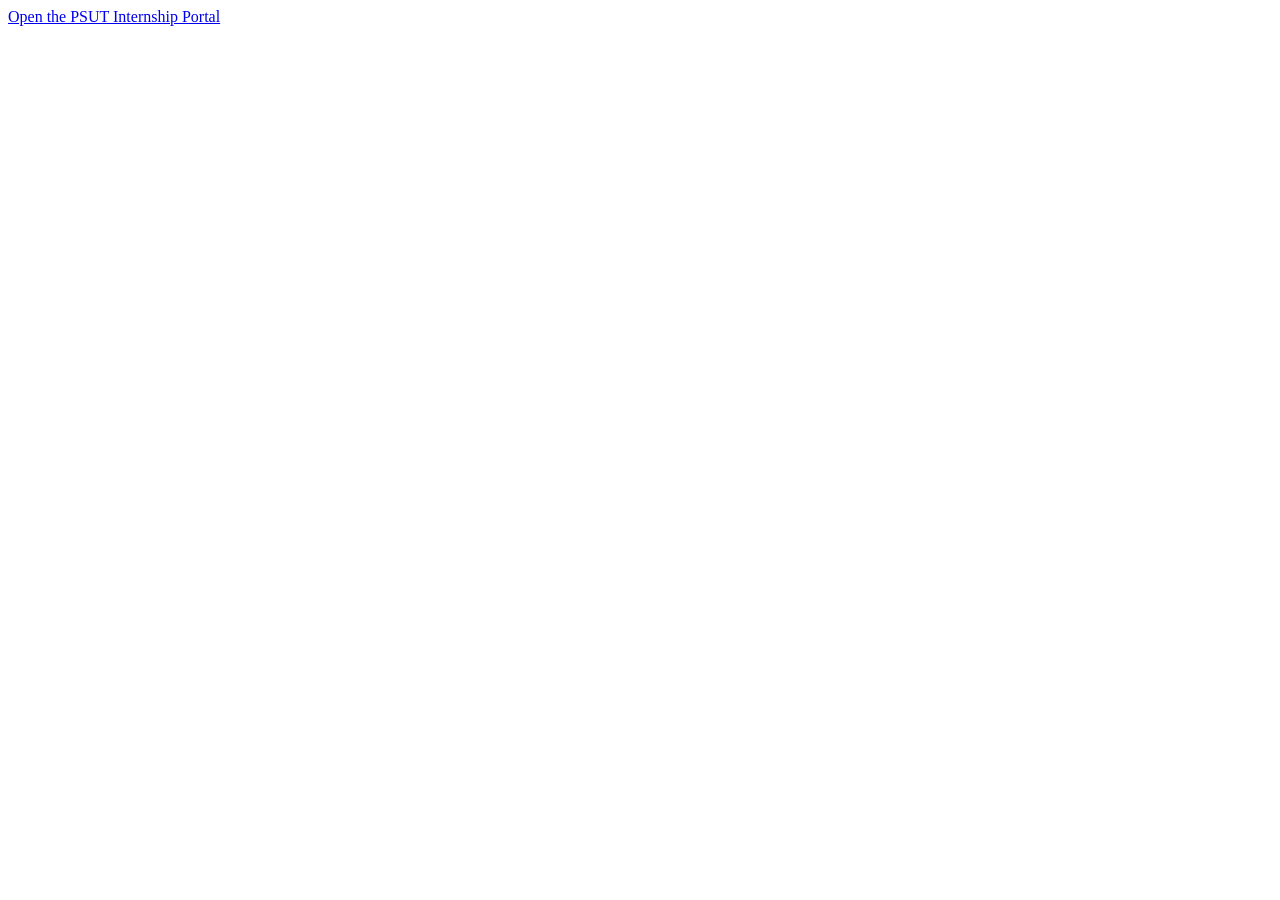
<file: .verification/admin-final-verified/index.html>
<!doctype html><html lang="en"><head><meta charset="utf-8"><meta http-equiv="refresh" content="0;url=Default.aspx"><title>PSUT Internship Portal</title></head><body><a href="Default.aspx">Open the PSUT Internship Portal</a></body></html>
</file>
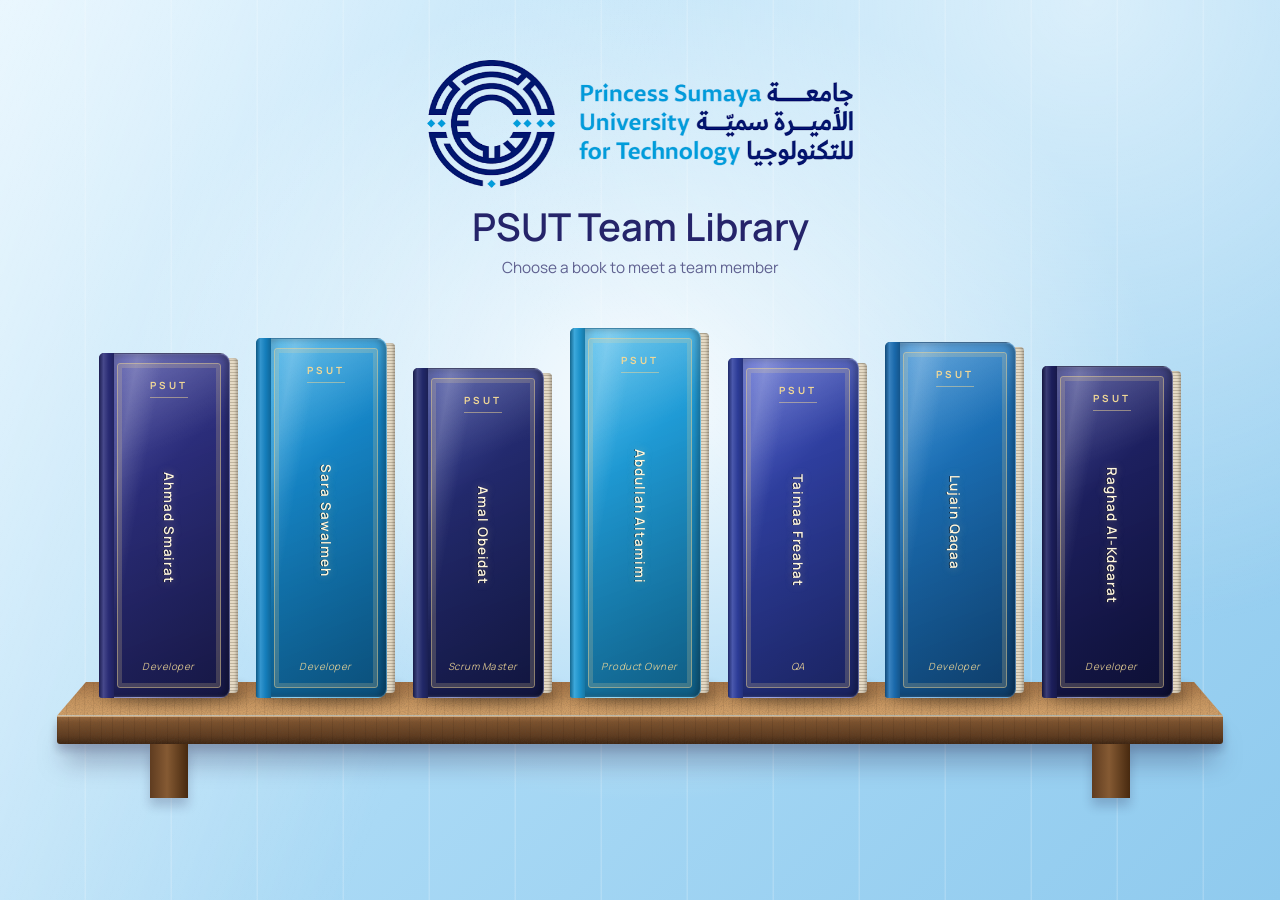
<file: PSUTInternship/PSUTInternship/Team/index.html>
<!DOCTYPE html>
<html lang="en" dir="ltr">
<head>
<meta charset="UTF-8">
<meta name="viewport" content="width=device-width, initial-scale=1.0, viewport-fit=cover">
<title>PSUT IT Team — PSUT</title>
<style>
@font-face{font-family:Manrope;src:url("../Assets/manrope-variable.ttf") format("truetype");font-weight:200 800;font-display:swap}

:root{--ink:#1d1f4a;--gold:#1a9ad6;--foil:#f1d896;--paper:#f6f1e6;
--grain:url("data:image/svg+xml,%3Csvg xmlns='http://www.w3.org/2000/svg' width='140' height='140'%3E%3Cfilter id='n'%3E%3CfeTurbulence type='fractalNoise' baseFrequency='.85' numOctaves='2' stitchTiles='stitch'/%3E%3CfeColorMatrix values='0 0 0 0 .1 0 0 0 0 .07 0 0 0 0 .04 0 0 0 .9 -.35'/%3E%3C/filter%3E%3Crect width='100%25' height='100%25' filter='url(%23n)' opacity='.5'/%3E%3C/svg%3E")}
*{box-sizing:border-box}
body{margin:0;min-height:100vh;overflow:hidden;color:var(--ink);font-family:Manrope,Arial,sans-serif;
background:radial-gradient(ellipse at 50% 44%,rgba(255,255,255,.92),transparent 57%),repeating-linear-gradient(90deg,transparent 0 84px,rgba(255,255,255,.18) 85px 86px),linear-gradient(135deg,#d9f0fd,#a9d9f5 55%,#8fcaee)}
.room-light{position:fixed;inset:0;pointer-events:none;background:linear-gradient(110deg,rgba(255,255,255,.45),transparent 42%),radial-gradient(circle at 85% 0,rgba(255,255,255,.55),transparent 45%)}
.stage{min-height:100vh;display:grid;place-items:center;padding:38px 4vw 70px}
.library{width:min(1280px,100%);position:relative}
.heading{text-align:center;margin-bottom:40px;color:#25246a}
.heading h1{margin:8px 0 6px;font:600 clamp(1.6rem,3vw,2.45rem)/1.2 Manrope,Arial,sans-serif}
.heading p{margin:0;color:#5f6190;font-size:.96rem}
.uni-logo{display:flex;justify-content:center;margin-bottom:16px}.uni-logo img{height:clamp(78px,11vw,128px);width:auto;display:block;mix-blend-mode:multiply}
.logo-fallback{display:grid;place-items:center;width:78px;height:78px;border-radius:50%;background:linear-gradient(135deg,#4a3fa0,#1f1b5a);color:#f1e3bd;font:700 1.05rem Manrope,Arial,sans-serif;border:2px solid var(--foil);box-shadow:0 6px 14px rgba(31,27,90,.3)}
.shelf-zone{position:relative;padding:0 20px 64px}
.bookshelf{min-height:380px;display:flex;justify-content:center;align-items:flex-end;gap:clamp(9px,1.4vw,20px);position:relative;padding:0 28px;isolation:isolate;perspective:1300px;z-index:2}
.bookshelf.active{pointer-events:none}
.slot{position:relative;flex:1 1 0;min-width:0;max-width:148px;height:clamp(245px,32vw,345px);--book-color:#2b2d7a;--book-light:#5a5cb0;--book-edge:#1b1c52}
.slot:nth-child(2){--book-color:#1585c6;--book-light:#4db8ec;--book-edge:#0d5f93;height:clamp(260px,34vw,360px)}
.slot:nth-child(3){--book-color:#232a6e;--book-light:#4b56a8;--book-edge:#151a4b;height:clamp(240px,31vw,330px)}
.slot:nth-child(4){--book-color:#1f9bd6;--book-light:#62c6f0;--book-edge:#12709f;height:clamp(275px,35vw,370px)}
.slot:nth-child(5){--book-color:#2f3fa0;--book-light:#6574d8;--book-edge:#1f2a74;height:clamp(252px,32vw,340px)}
.slot:nth-child(6){--book-color:#1b6fb5;--book-light:#4f9ddc;--book-edge:#114a80;height:clamp(266px,34vw,356px)}
.slot:nth-child(7){--book-color:#1d2060;--book-light:#4a4e9a;--book-edge:#10123f;height:clamp(245px,31vw,332px)}
.slot.selected{z-index:20}
.book{position:absolute;inset:0;width:100%;padding:0;border:0;background:none;font:inherit;cursor:pointer;outline:none;transform-style:preserve-3d;transform-origin:center bottom;will-change:transform;transition:opacity .5s}
.bookshelf.active .slot:not(.selected) .book{opacity:.38}
.book::before{content:"";position:absolute;left:2%;right:-6%;bottom:-4px;height:16px;border-radius:50%;background:rgba(30,20,12,.6);filter:blur(7px);transform:translate3d(calc(var(--lf,0)*12px),var(--ly,0px),-4px) scale(calc(1 + var(--lf,0)*.2));opacity:calc(.95 - var(--lf,0)*.45)}
.cover{position:absolute;inset:0 8px 0 0;border-radius:5px 10px 9px 3px;overflow:hidden;transform:translateZ(5px);
background:linear-gradient(100deg,rgba(0,0,0,.3),transparent 13%,rgba(255,255,255,.14) 20%,transparent 34%),linear-gradient(160deg,rgba(255,255,255,.18),transparent 30%,rgba(0,0,0,.18)),linear-gradient(135deg,var(--book-light),var(--book-color) 38%,var(--book-edge)),var(--grain);
border:1px solid rgba(255,255,255,.2);box-shadow:inset 2px 0 3px rgba(255,255,255,.22),inset -3px 0 7px rgba(0,0,0,.3)}
.cover::after{content:"";position:absolute;inset:9px 8px 9px 17px;border:1px solid rgba(241,216,150,.55);border-radius:3px;box-shadow:inset 0 0 0 3px transparent,inset 0 0 0 4px rgba(241,216,150,.2);pointer-events:none}
.gloss{position:absolute;inset:0;pointer-events:none;z-index:3;mix-blend-mode:soft-light;opacity:var(--go,0);background:radial-gradient(circle at var(--gx,50%) var(--gy,30%),rgba(255,255,255,.8),transparent 58%)}
.cover-art{position:absolute;inset:24px 14px 24px 22px;display:flex;flex-direction:column;align-items:center;justify-content:space-between;text-align:center;color:#fff}
.cover-emblem{font:700 .62rem Manrope,Arial,sans-serif;letter-spacing:.3em;color:var(--foil);border-bottom:1px solid rgba(241,216,150,.5);padding-bottom:5px}
.cover-title{writing-mode:vertical-rl;font:600 clamp(.8rem,1.05vw,1rem)/1.45 Manrope,Arial,sans-serif;letter-spacing:.07em;color:#fff6dc;max-height:100%;text-shadow:0 1px 0 rgba(0,0,0,.5),0 0 8px rgba(241,216,150,.35)}
.cover-role{font:italic .62rem Manrope,Arial,sans-serif;color:rgba(241,216,150,.85);letter-spacing:.05em}
.pages{position:absolute;inset:5px 0 5px auto;width:11px;transform:translateZ(1px);background:repeating-linear-gradient(0deg,#e5dac5 0 2px,#bfb39d 2px 3px);border-radius:0 4px 4px 0;box-shadow:inset -2px 0 3px rgba(0,0,0,.24)}
.spine{position:absolute;left:0;top:0;bottom:0;width:15px;z-index:2;transform:translateZ(6px);border-radius:5px 0 0 3px;background:linear-gradient(90deg,rgba(0,0,0,.34),rgba(255,255,255,.13) 30%,rgba(0,0,0,.06) 65%,rgba(0,0,0,.23)),var(--book-color)}
.shelf{position:relative;z-index:1;margin-top:-16px}
.shelf-top{height:34px;margin:0 -14px;clip-path:polygon(2.5% 0,97.5% 0,100% 100%,0 100%);background:repeating-linear-gradient(90deg,rgba(60,35,15,.08) 0 1px,transparent 1px 9px),var(--grain),linear-gradient(180deg,#a47346,#c4935e 55%,#d3a26b)}
.shelf-front{position:relative;height:28px;margin:0 -14px;border-radius:0 0 3px 3px;background:repeating-linear-gradient(90deg,rgba(40,22,10,.11) 0 1px,transparent 1px 11px),var(--grain),linear-gradient(180deg,#9a6a3f,#7b512d 22%,#5f3c20 70%,#3f2613);box-shadow:inset 0 1px 0 rgba(255,225,180,.55),0 22px 26px -8px rgba(26,20,60,.5),0 6px 10px rgba(26,20,60,.25)}
.shelf-support{position:absolute;top:100%;height:54px;width:38px;background:linear-gradient(90deg,#5f3c20,#855a33 45%,#47290f);box-shadow:0 8px 10px rgba(26,20,60,.2)}
.shelf-support.left{left:8%}.shelf-support.right{right:8%}
.backdrop{position:fixed;z-index:25;inset:0;background:rgba(20,60,100,.38);backdrop-filter:blur(5px);opacity:0;visibility:hidden;transition:opacity .5s,visibility .5s}
.backdrop.show{opacity:1;visibility:visible}
.book-modal{position:fixed;z-index:30;top:50%;left:50%;translate:-50% -50%;width:min(1000px,88vw);height:min(600px,72vh);min-height:420px;direction:ltr;perspective:2600px;visibility:hidden;pointer-events:none}
.book-modal.show{visibility:visible;pointer-events:auto}
.inner{position:absolute;inset:0;transform-style:preserve-3d}
.floor{position:absolute;left:4%;right:4%;bottom:-26px;height:34px;border-radius:50%;background:rgba(30,20,12,.42);filter:blur(16px);transform-origin:right center}
.flap{position:absolute;left:50%;top:0;width:50%;height:100%;transform-origin:left center;transform-style:preserve-3d;z-index:2}
.face{position:absolute;inset:0;backface-visibility:hidden}
.face.back{transform:rotateY(180deg)}
.shade{position:absolute;inset:0;background:#1a120a;opacity:0;pointer-events:none;z-index:6;border-radius:inherit}
.front .cover{inset:0;border-radius:3px 12px 12px 3px;transform:none}
.front .cover::after{inset:20px 18px 20px 32px}
.front .cover-art{inset:48px 34px 48px 44px}
.front .cover-title{font-size:2rem;letter-spacing:.09em}
.front .cover-emblem{font-size:.9rem}.front .cover-role{font-size:1rem}
.page{position:relative;overflow:hidden;padding:36px clamp(25px,5vw,66px) 48px;display:flex;flex-direction:column;justify-content:center;background-color:var(--paper);
background-image:var(--grain),repeating-linear-gradient(0deg,rgba(105,85,52,.018) 0 1px,transparent 1px 4px),radial-gradient(ellipse at 50% 30%,#fffdf7,#eee4d1)}
.face.back.page{position:absolute;inset:0;height:100%}
.page-left{align-items:center;text-align:center;border-radius:12px 0 0 12px;box-shadow:inset -22px 0 28px -22px rgba(35,25,15,.7),inset 0 0 0 1px rgba(125,94,52,.2),-4px 0 0 -1px #e8dfcc,-7px 0 0 -2px #d3c7ae}
.page-right{position:absolute;left:50%;top:0;width:50%;height:100%;align-items:flex-start;text-align:left;border-radius:0 12px 12px 0;box-shadow:inset 22px 0 28px -22px rgba(35,25,15,.7),inset 0 0 0 1px rgba(125,94,52,.2),4px 0 0 -1px #e8dfcc,7px 0 0 -2px #d3c7ae}
.ribbon{position:absolute;top:-4px;right:46px;width:22px;height:92px;z-index:5;background:linear-gradient(90deg,#1585c6,#1f9bd6,#1585c6);clip-path:polygon(0 0,100% 0,100% 100%,50% 82%,0 100%);box-shadow:0 4px 8px rgba(0,0,0,.3);transform-origin:top;transform:scaleY(0);transition:transform .8s cubic-bezier(.2,.9,.3,1.2) .5s}
.opened .ribbon{transform:scaleY(1)}
.portrait-frame{width:min(clamp(150px,22vw,235px),calc((max(420px,min(600px,72vh)) - 190px)*.8));aspect-ratio:4/5;flex:none;padding:8px;background:#fffaf0;border:1px solid #b7bfe0;box-shadow:0 12px 24px rgba(44,32,20,.2);transform:rotate(-1.2deg);margin-bottom:22px;position:relative}
.portrait-frame img{width:100%;height:100%;object-fit:cover;display:block;filter:saturate(.85) contrast(1.02)}
.portrait-frame .ph{width:100%;height:100%;display:grid;place-items:center;background:linear-gradient(160deg,#e9e8f6,#cfd0ea)}
.portrait-frame .ph svg{width:62%;opacity:.55}
.member-name{font:600 clamp(1.15rem,2.2vw,1.8rem)/1.2 Manrope,Arial,sans-serif;color:#25246a;margin:0 0 8px}
.member-major{color:#77705f;font-size:.98rem;letter-spacing:.03em}
.page-kicker{color:#1a96d0;font-size:.72rem;letter-spacing:.19em;text-transform:uppercase;margin-bottom:10px}
.page-heading{color:#25246a;font:600 1.16rem Manrope,Arial,sans-serif;margin:0 0 8px}
.role-badge{display:inline-flex;align-self:flex-start;border:1px solid #b3b0e0;color:#3d3a8c;padding:5px 12px;border-radius:99px;font-size:.83rem;margin-bottom:20px}
.section-title{color:#25246a;font:600 1rem Manrope,Arial,sans-serif;border-bottom:1px solid #b9c6e8;padding-bottom:7px;margin:0 0 10px;width:100%}
.quote-box{font:italic 1.02rem/1.65 Manrope,Arial,sans-serif;color:#4d4a42;margin:0 0 20px;padding:3px 0 4px 14px;border-left:3px solid var(--gold);width:100%}
.portfolio-links{display:flex;gap:9px;flex-wrap:wrap}
.portfolio-links a{text-decoration:none;color:#fff;background:#2f2a7a;padding:8px 14px;border-radius:3px;font-size:.82rem;transition:background .25s,transform .35s cubic-bezier(.2,.9,.3,1.4)}
.portfolio-links a:hover{background:#1585c6;transform:translateY(-2px)}
.page-logo{position:absolute;left:clamp(25px,5vw,66px);bottom:16px;height:30px;width:auto;opacity:.85;mix-blend-mode:multiply}
.folio{position:absolute;bottom:22px;color:#9a907d;font:.75rem Manrope,Arial,sans-serif}
.page-left .folio{left:50%;transform:translateX(-50%)}.page-right .folio{right:34px}
.gutter{position:absolute;z-index:3;top:0;bottom:0;left:50%;width:34px;margin-left:-17px;pointer-events:none;opacity:0;transition:opacity .7s .2s;background:linear-gradient(90deg,rgba(60,43,24,.16),rgba(255,255,255,.28) 35%,rgba(60,43,24,.09) 50%,rgba(255,255,255,.22) 70%,rgba(60,43,24,.14))}
.close-btn{position:absolute;z-index:8;top:14px;right:15px;width:37px;height:37px;border:1px solid rgba(255,255,255,.45);border-radius:50%;background:#2f2a7a;color:#fff;font-size:19px;cursor:pointer;box-shadow:0 3px 8px rgba(0,0,0,.2);opacity:0;pointer-events:none;transition:opacity .35s,background .25s,transform .5s cubic-bezier(.2,.9,.3,1.4)}
.opened .close-btn{opacity:1;pointer-events:auto}.opened .gutter{opacity:1}
.close-btn:hover{background:#1585c6;transform:rotate(90deg)}
:focus-visible{outline:2px solid var(--gold);outline-offset:3px}
@media(max-width:760px){
body{overflow:auto}.stage{padding:25px 3vw 60px;min-height:100svh}.heading{margin-bottom:28px}
.bookshelf{min-height:290px;gap:5px;padding:0 6px}
.slot,.slot:nth-child(n){height:clamp(200px,38vw,285px);max-width:none}
.cover{inset:0 6px 0 0}.cover-art{inset:20px 8px 20px 14px}.cover::after{inset:6px 5px 6px 12px}.spine{width:11px}.pages{width:8px}
.cover-title{font-size:.66rem}.cover-emblem,.cover-role{display:none}.shelf-zone{padding-inline:0}
.book-modal{width:94vw;height:auto;min-height:0;max-height:85svh;overflow:auto}
.inner{position:relative;display:flex;flex-direction:column}
.floor,.gutter,.front,.shade,.ribbon{display:none}
.flap{position:relative;left:auto;width:100%}
.face.back,.face.back.page{position:relative;inset:auto;height:auto;transform:none;backface-visibility:visible}
.page-right{position:relative;left:auto;width:100%;min-height:310px;border-radius:0 0 12px 12px}
.page-left{min-height:340px;border-radius:12px 12px 0 0;padding:34px 30px}
.portrait-frame{width:130px;margin-bottom:14px}.shelf-top,.shelf-front{margin:0}.folio{display:none}.close-btn{top:9px;right:9px}}
</style>
</head>
<body>
<div class="room-light" aria-hidden="true"></div>
<main class="stage">
  <section class="library" aria-label="PSUT team library">
    <header class="heading">
      <div class="uni-logo"><img id="uniLogo" src="[data-uri]" alt="Princess Sumaya University for Technology logo" onerror="this.replaceWith(Object.assign(document.createElement('span'),{className:'logo-fallback',textContent:'PSUT'}))"></div>
      <h1>PSUT Team Library</h1>
      <p>Choose a book to meet a team member</p>
    </header>
    <div class="shelf-zone">
      <div class="bookshelf" id="bookshelf" aria-label="Team member books"></div>
      <div class="shelf"><div class="shelf-top"></div><div class="shelf-front"><span class="shelf-support left"></span><span class="shelf-support right"></span></div></div>
    </div>
  </section>
</main>
<div class="backdrop" id="backdrop"></div>
<section class="book-modal" id="openBook" role="dialog" aria-modal="true" aria-label="Team member profile">
  <button class="close-btn" type="button" aria-label="إغلاق الدفتر" id="closeBtn">X</button>
  <div class="inner" id="inner">
    <div class="floor" id="floor"></div>
    <article class="page page-right" id="pageRight">
      <i class="ribbon" aria-hidden="true"></i>
      <div class="page-kicker">Team Member | PSUT</div>
      <h3 class="page-heading">Role in the Project</h3>
      <div class="role-badge" id="bookRole">Role</div>
      <h3 class="section-title">Favorite Quote</h3>
      <blockquote class="quote-box" id="bookQuote"></blockquote>
      <h3 class="section-title">Portfolio &amp; Links</h3>
      <nav class="portfolio-links" aria-label="Portfolio links">
        <a id="linkPortfolio" href="#" target="_blank" rel="noopener noreferrer">Portfolio</a>
        <a id="linkGithub" href="#" target="_blank" rel="noopener noreferrer">GitHub</a>
        <a id="linkLinkedin" href="#" target="_blank" rel="noopener noreferrer">LinkedIn</a>
      </nav>
      <img class="page-logo" id="pageLogo" alt="PSUT">
      <span class="folio">PSUT</span>
      <i class="shade" id="shadeR"></i>
    </article>
    <div class="flap" id="flap">
      <div class="face front" id="front"><i class="shade" id="shadeF"></i></div>
      <article class="face back page page-left">
        <div class="portrait-frame" id="portrait"></div>
        <h2 class="member-name" id="bookName">Name</h2>
        <div class="member-major" id="bookMajor">Major</div>
        <span class="folio">PSUT | <span id="folioLeft">01</span></span>
        <i class="shade" id="shadeB"></i>
      </article>
    </div>
    <div class="gutter" aria-hidden="true"></div>
  </div>
</section>

<script>
// img: put the photo path here, e.g. img:"photos/ahmad.jpg" (empty = placeholder)
const teamMembers=[
{id:1,name:"Ahmad Smairat",major:"Computer Engineer",role:"Developer",quote:"I turn careful engineering into software people can rely on.",img:"team_img/ahmad.JPEG",
 portfolio:"https://ahmadbenali.github.io/MyProtfolio/",github:"https://github.com/ahmadbenali",linkedin:"https://www.linkedin.com/in/ahmad-smairat-101479223"},
{id:2,name:"Sara Sawalmeh",major:"Computer Engineer",role:"Developer",quote:"I build thoughtful digital experiences that make ideas useful.",img:"team_img/sara.jpeg",
 portfolio:"https://sarasawalmeh30-debug.github.io/Project_Portfolio/",github:"https://github.com/sarasawalmeh30-debug",linkedin:"https://www.linkedin.com/in/sara-sawalmeh-1b9399256"},
{id:3,name:"Amal Obeidat",major:"Computer Science",role:"Scrum Master",quote:"I help teams stay aligned, remove blockers, and reach goals together.",img:"team_img/amal.jpeg",
 portfolio:"https://amal-obaidat55.github.io/Portfolio/",github:"https://github.com/amal-Obaidat55",linkedin:"https://www.linkedin.com/in/amal-obaidat?utm_source=share_via&utm_content=profile&utm_medium=member_android"},
{id:4,name:"Abdullah Altamimi",major:"Physics",role:"Product Owner",quote:"I connect user needs, clear priorities, and a product vision worth building.",img:"team_img/Abdallah.jpg",
 portfolio:"https://inspiring-seahorse-e15859.netlify.app/",github:"https://github.com/abdallahaltamimi1",linkedin:"https://www.linkedin.com/in/abdullah-moh-altamimi"},
{id:5,name:"Taimaa Freahat",major:"AI",role:"QA",quote:"I look beyond the happy path to make every release more reliable.",img:"team_img/taimaa.jpeg",
 portfolio:"https://taimaafreahat4.github.io/project-portfolio/",github:"https://github.com/taimaafreahat4",linkedin:"https://www.linkedin.com/in/taimaa-freahat-0275ab30a?utm_source=share_via&utm_content=profile&utm_medium=member_android"},
{id:6,name:"Lujain Qaqaa",major:"Computer Engineer",role:"Developer",quote:"I enjoy turning complex problems into simple, dependable solutions.",img:"team_img/Lujain.jpeg",
    portfolio:"https://lujainqaqaa.github.io/portfolio001/",github:"https://github.com/Lujainqaqaa",linkedin:"https://www.linkedin.com/in/lujain-qaqaa-384514434/?isSelfProfile=true"},
{id:7,name:"Raghad Al-Kdearat",major:"Communications Engineer",role:"Developer",quote:"I bring people and systems closer through clear, thoughtful communication.",img:"team_img/raghad.jpg",
 portfolio:"https://raghadalkdearat-prog.github.io/Portfolio/",github:"https://github.com/raghadalkdearat-prog",linkedin:"https://www.linkedin.com/in/raghad-alkdearat-6394a4356?utm_source=share_via&utm_content=profile&utm_medium=member_android"}
];

const $=id=>document.getElementById(id);
const shelf=$('bookshelf'),modal=$('openBook'),backdrop=$('backdrop'),inner=$('inner'),flap=$('flap'),front=$('front'),floor=$('floor'),pageRight=$('pageRight');
const RM=matchMedia('(prefers-reduced-motion:reduce)').matches;
const mobile=()=>matchMedia('(max-width:760px)').matches;
const wait=ms=>new Promise(r=>setTimeout(r,ms));
const dir=1;
$('pageLogo').src=$('uniLogo').src;
const esc=s=>String(s).replace(/[&<>"]/g,c=>({'&':'&amp;','<':'&lt;','>':'&gt;','"':'&quot;'}[c]));

function spring(k,c){let x=0,v=0,t=0,dt=1/120,n=0,p=[0];
  for(;t<3;t+=dt,n++){v+=(-k*(x-1)-c*v)*dt;x+=v*dt;if(n%4==3)p.push(+x.toFixed(4));if(Math.abs(x-1)<.0006&&Math.abs(v)<.01)break}
  p.push(1);return{e:`linear(${p.join(',')})`,d:RM?1:Math.round(t*1000)}}
const SP={enter:spring(120,15),fly:spring(150,17),open:spring(85,18)};

const T=(x,y,z,rx,ry,rz,s)=>`translate3d(${x}px,${y}px,${z}px) scale(${s}) rotateX(${rx}deg) rotateY(${ry}deg) rotateZ(${rz}deg)`;
const K=['x','y','z','rx','ry','rz','s'];
const tf=c=>T(c.x,c.y,c.z,c.rx,c.ry,c.rz,c.s);
const coverHTML=m=>`<span class="cover"><span class="cover-art"><span class="cover-emblem">PSUT</span><span class="cover-title">${esc(m.name)}</span><span class="cover-role">${esc(m.role)}</span></span><span class="gloss"></span></span>`;

const books=teamMembers.map((m,i)=>{
  const slot=document.createElement('div');slot.className='slot';
  const el=document.createElement('button');el.type='button';el.className='book';
  el.setAttribute('aria-label',`Open the book of ${m.name}`);
  el.innerHTML=coverHTML(m)+'<span class="spine"></span><span class="pages"></span>';
  slot.appendChild(el);shelf.appendChild(slot);
  return{slot,el,gloss:el.querySelector('.gloss'),lock:false,c:{x:0,y:0,z:0,rx:0,ry:0,rz:0,s:1},t:{x:0,y:0,z:0,rx:0,ry:0,rz:0,s:1}}});

let hov=-1,px=0,py=0,sel=-1,busy=false,flyA=null,flyTo='',anims=[];

books.forEach((b,i)=>{
  const point=e=>{const r=b.slot.getBoundingClientRect();px=Math.max(-1,Math.min(1,((e.clientX-r.left)/r.width-.5)*2));py=Math.max(-1,Math.min(1,((e.clientY-r.top)/r.height-.5)*2));hov=i};
  b.slot.addEventListener('pointerenter',point);b.slot.addEventListener('pointermove',point);
  b.slot.addEventListener('pointerleave',()=>{if(hov===i)hov=-1});
  b.el.addEventListener('focus',()=>{if(b.el.matches(':focus-visible')){hov=i;px=py=0}});
  b.el.addEventListener('blur',()=>{if(hov===i)hov=-1});
  b.el.addEventListener('click',()=>selectBook(i));
  if(!RM)b.el.animate([{opacity:0,transform:T(0,70,-120,14,0,0,.96)},{opacity:1,transform:T(0,0,0,0,0,0,1)}],
    {duration:SP.enter.d,easing:SP.enter.e,delay:150+i*80,fill:'backwards'});
});

let last=performance.now();
function tick(now){
  const dt=Math.min(.05,(now-last)/1000);last=now;const a=1-Math.exp(-dt*9);
  books.forEach((b,i)=>{
    if(b.lock)return;const t=b.t,c=b.c;
    if(i===hov){t.x=0;t.y=-26;t.z=46;t.ry=-8+px*11;t.rx=-py*6;t.rz=-1+px*1.2;t.s=1.04}
    else{const n=hov<0?0:Math.max(0,1-Math.abs(i-hov)/3),sg=Math.sign((i-hov)*dir);
      t.x=sg*13*n;t.y=0;t.z=0;t.ry=-sg*2.5*n;t.rx=0;t.rz=0;t.s=1}
    let moved=0;K.forEach(k=>{const d=t[k]-c[k];c[k]+=d*a;moved+=Math.abs(d)});
    if(moved>.0008){b.el.style.transform=tf(c);
      b.el.style.setProperty('--ly',(-c.y)+'px');b.el.style.setProperty('--lf',Math.max(0,Math.min(1,-c.y/24)).toFixed(3))}
    const on=i===hov?1:0;b.go=(b.go||0)+(on-(b.go||0))*a;
    b.gloss.style.setProperty('--go',(b.go*.9).toFixed(3));
    if(on){b.gx=(b.gx||50)+((50+px*45)-(b.gx||50))*a;b.gy=(b.gy||30)+((30+py*35)-(b.gy||30))*a;
      b.gloss.style.setProperty('--gx',b.gx+'%');b.gloss.style.setProperty('--gy',b.gy+'%')}
  });
  requestAnimationFrame(tick)}
requestAnimationFrame(tick);

function setLink(id,url){const a=$(id);a.href=url||'#';a.hidden=!url||url==='#'}
const PH='<div class="ph"><svg viewBox="0 0 100 100" fill="#2f2a7a"><circle cx="50" cy="36" r="18"/><path d="M14 92c0-22 16-34 36-34s36 12 36 34z"/></svg></div>';
function fillModal(b,m){
  $('portrait').innerHTML=m.img?`<img src="${esc(m.img)}" alt="${esc(m.name)}" onerror="this.parentNode.innerHTML=PH">`:PH;
  $('bookName').textContent=m.name;$('bookMajor').textContent=m.major;
  $('bookRole').textContent=m.role;$('bookQuote').textContent=`"${m.quote}"`;
  $('folioLeft').textContent=String(m.id).padStart(2,'0');
  setLink('linkPortfolio',m.portfolio);setLink('linkGithub',m.github);setLink('linkLinkedin',m.linkedin);
  const cs=getComputedStyle(b.slot);
  ['--book-color','--book-light','--book-edge'].forEach(v=>front.style.setProperty(v,cs.getPropertyValue(v)));
  front.innerHTML=coverHTML(m)+'<i class="shade" id="shadeF"></i>';
}

async function selectBook(i){
  if(busy||sel>-1)return;busy=true;sel=i;
  const b=books[i];hov=-1;b.lock=true;fillModal(b,teamMembers[i]);
  shelf.classList.add('active');b.slot.classList.add('selected');
  const r=b.el.getBoundingClientRect();
  const s=Math.min(innerHeight*(mobile()?.5:.66),560)/b.el.offsetHeight;
  const dx=innerWidth/2-(r.left+r.width/2-b.c.x),dy=innerHeight/2-(r.top+r.height/2-b.c.y);
  flyTo=T(dx,dy,220,0,0,0,s);flyA=b.el.animate([{transform:tf(b.c)},{transform:flyTo}],{duration:SP.fly.d,easing:SP.fly.e,fill:'forwards'});
  await wait(SP.fly.d*.5);
  await openBook(b);busy=false;
}

async function openBook(b){
  modal.classList.add('show');backdrop.classList.add('show');
  b.el.style.opacity=0;
  anims=[modal.animate([{opacity:0},{opacity:1}],{duration:260,fill:'forwards'})];
  const mob=mobile();
  if(!mob&&!RM){
    const e={duration:SP.open.d,easing:SP.open.e,fill:'both',delay:220};
    const sh=(el,from,to,easing)=>el.animate([{opacity:from},{opacity:to}],{...e,easing});
    anims.push(
      flap.animate([{transform:'rotateY(0deg)'},{transform:'rotateY(-180deg)'}],e),
      inner.animate([{transform:'translateX(-25%)'},{transform:'translateX(0)'}],e),
      floor.animate([{transform:'scaleX(.5)'},{transform:'scaleX(1)'}],e),
      sh($('shadeF'),0,.6,'ease-in'),sh($('shadeB'),.6,0,'ease-out'),sh($('shadeR'),.35,0,'ease-out'));
  }
  await wait(mob||RM?280:220+SP.open.d*.55);
  modal.classList.add('opened');
  if(!RM)[...pageRight.children].filter(n=>!n.classList.contains('shade')&&!n.classList.contains('ribbon')).forEach((n,k)=>
    n.animate([{opacity:0,transform:'translateY(12px)'},{opacity:1,transform:'none'}],{duration:650,delay:k*70,easing:'cubic-bezier(.2,.8,.2,1)',fill:'forwards'}));
}

async function closeBook(){
  if(busy||sel<0)return;busy=true;
  const b=books[sel],old=anims,D=RM?1:800,ease='cubic-bezier(.65,0,.35,1)';
  modal.classList.remove('opened');
  if(!mobile()&&!RM){
    const e={duration:D,easing:ease,fill:'forwards'};
    const sh=(el,f,t)=>el.animate([{opacity:f},{opacity:t}],e);
    const na=[flap.animate([{transform:'rotateY(-180deg)'},{transform:'rotateY(0deg)'}],e),
      inner.animate([{transform:'translateX(0)'},{transform:'translateX(-25%)'}],e),
      floor.animate([{transform:'scaleX(1)'},{transform:'scaleX(.5)'}],e),
      sh($('shadeF'),.6,0),sh($('shadeB'),0,.6),sh($('shadeR'),0,.35)];
    old.slice(1).forEach(a=>a.cancel());anims=[old[0],...na];
    await wait(D*.94);
  }
  b.el.style.opacity=1;
  const fade=modal.animate([{opacity:1},{opacity:0}],{duration:RM?1:240,fill:'forwards'});
  old[0].cancel();backdrop.classList.remove('show');
  const fly=b.el.animate([{transform:flyTo},{transform:tf(b.c)}],{duration:RM?1:760,easing:ease,fill:'forwards'});
  flyA.cancel();
  await fly.finished;
  modal.classList.remove('show');shelf.classList.remove('active');
  fly.cancel();fade.cancel();anims.forEach(a=>a.cancel());anims=[];
  b.slot.classList.remove('selected');b.lock=false;sel=-1;busy=false;
}
backdrop.addEventListener('click',closeBook);
$('closeBtn').addEventListener('click',closeBook);
document.addEventListener('keydown',e=>{if(e.key==='Escape')closeBook()});
</script>
</body>
</html>
</file>
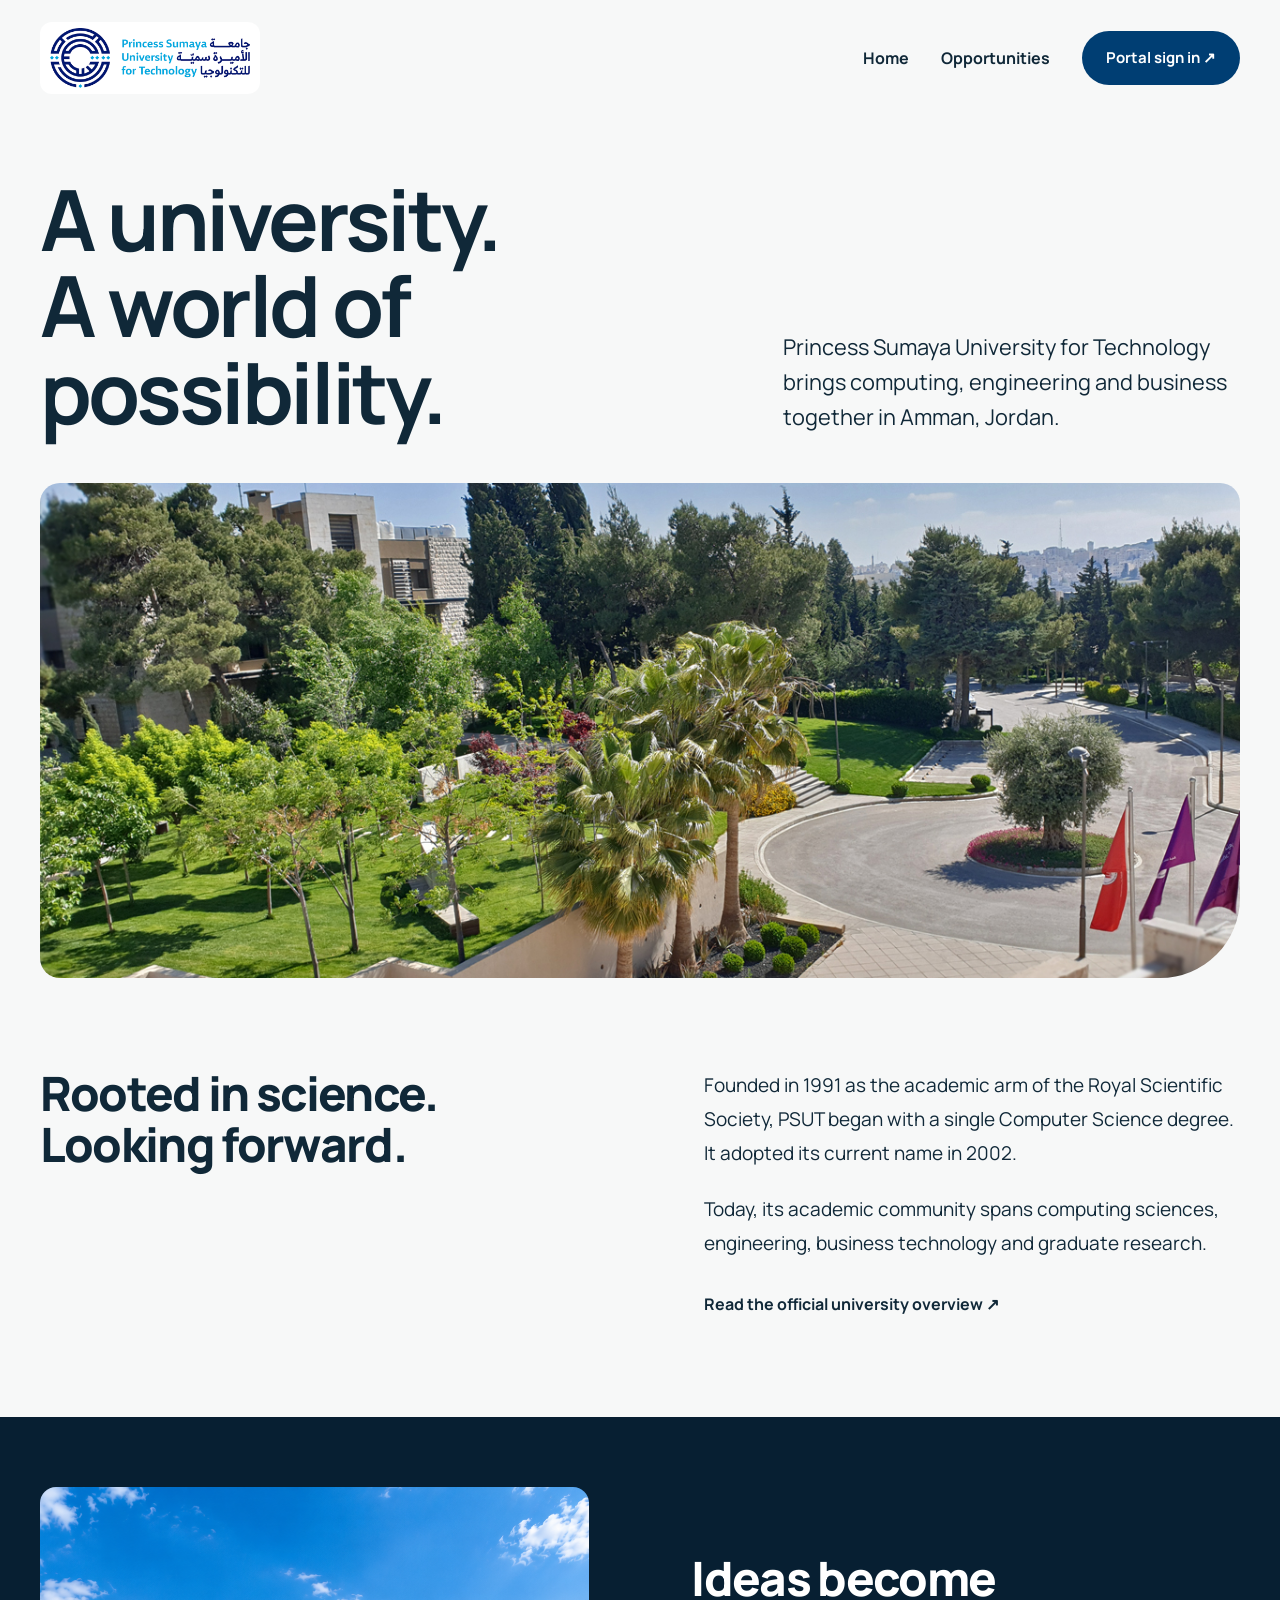
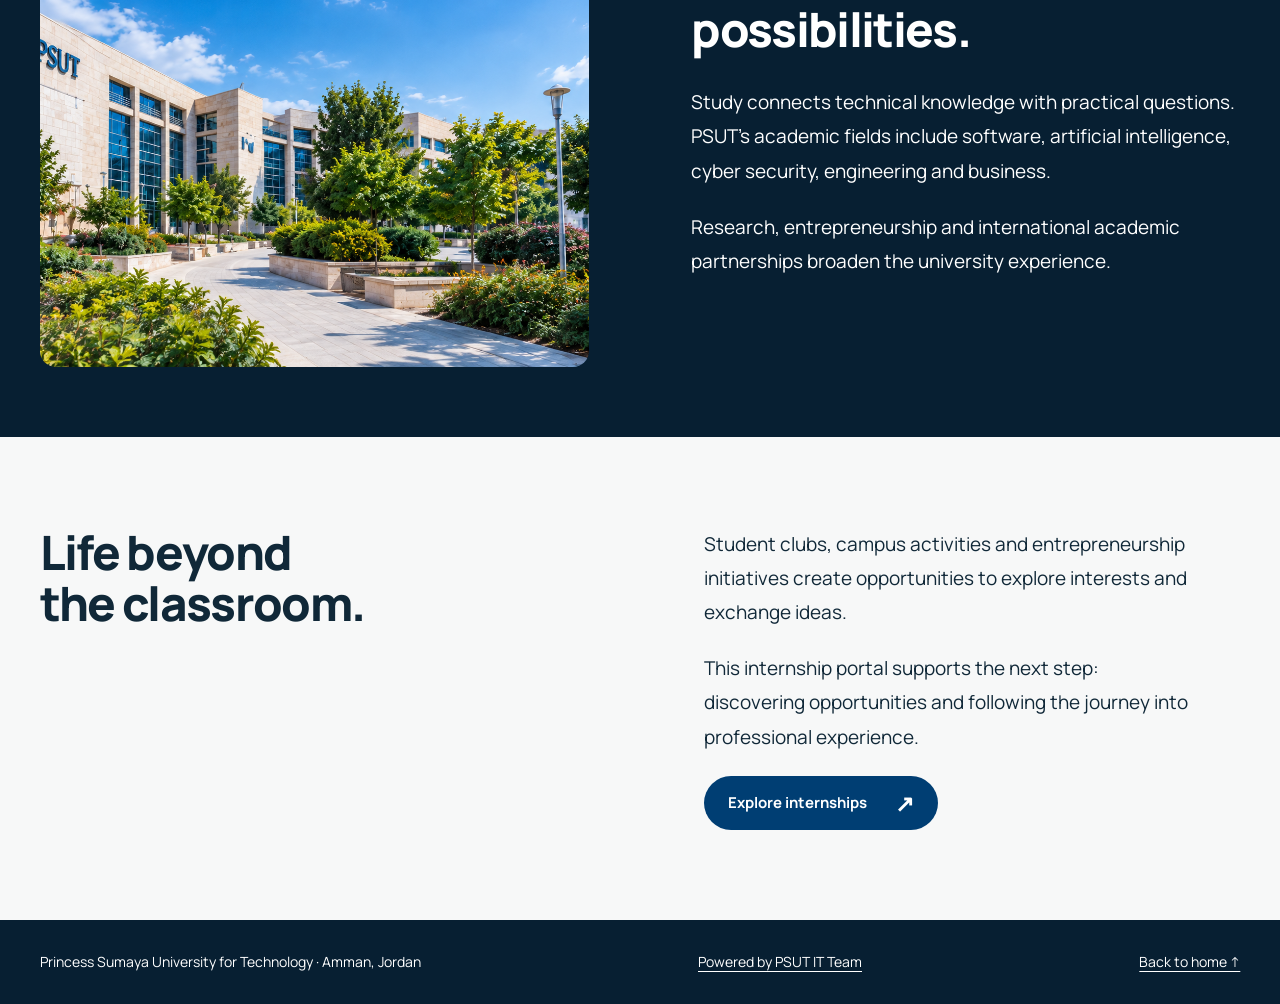
<file: PSUTInternship/PSUTInternship/about.html>
<!doctype html><html lang="en"><head><meta charset="utf-8"><meta name="viewport" content="width=device-width,initial-scale=1"><title>About PSUT · Princess Sumaya University for Technology</title><link rel="icon" href="Assets/psut-emblem.png"><link rel="stylesheet" href="Content/campus-home.css?v=20261024-about29"></head><body class="campus-home about-page"><header class="about-header page-frame"><a class="campus-brand" href="index.html"><img src="Assets/psut-logo-bilingual.png" alt="PSUT home"></a><nav aria-label="Main navigation"><a href="index.html">Home</a><a href="index.html#opportunities">Opportunities</a><a class="round-link" href="Login.aspx">Portal sign in ↗</a></nav></header><main><section class="about-hero page-frame"><div><h1>A university.<br>A world of possibility.</h1><p>Princess Sumaya University for Technology brings computing, engineering and business together in Amman, Jordan.</p></div><img src="Assets/psut-aerial.jpg" alt="The tree-lined entrance to PSUT"></section><section class="about-story page-frame"><h2>Rooted in science.<br>Looking forward.</h2><div><p>Founded in 1991 as the academic arm of the Royal Scientific Society, PSUT began with a single Computer Science degree. It adopted its current name in 2002.</p><p>Today, its academic community spans computing sciences, engineering, business technology and graduate research.</p><a class="plain-link" href="https://www.psut.edu.jo/en/about-psut2" target="_blank" rel="noopener">Read the official university overview ↗</a></div></section><section class="about-learning page-frame"><img src="Assets/psut-campus-gardens.png" alt="PSUT campus buildings and landscaped gardens under a blue sky" loading="lazy"><div><h2>Ideas become<br>possibilities.</h2><p>Study connects technical knowledge with practical questions. PSUT’s academic fields include software, artificial intelligence, cyber security, engineering and business.</p><p>Research, entrepreneurship and international academic partnerships broaden the university experience.</p></div></section><section class="about-story page-frame"><h2>Life beyond<br>the classroom.</h2><div><p>Student clubs, campus activities and entrepreneurship initiatives create opportunities to explore interests and exchange ideas.</p><p>This internship portal supports the next step: discovering opportunities and following the journey into professional experience.</p><a class="round-link" href="index.html#opportunities">Explore internships <span>↗</span></a></div></section></main><footer class="about-footer page-frame"><span>Princess Sumaya University for Technology · Amman, Jordan</span><a href="Team/index.html" target="_blank" rel="noopener">Powered by PSUT IT Team</a><a href="index.html">Back to home ↑</a></footer></body></html>
</file>
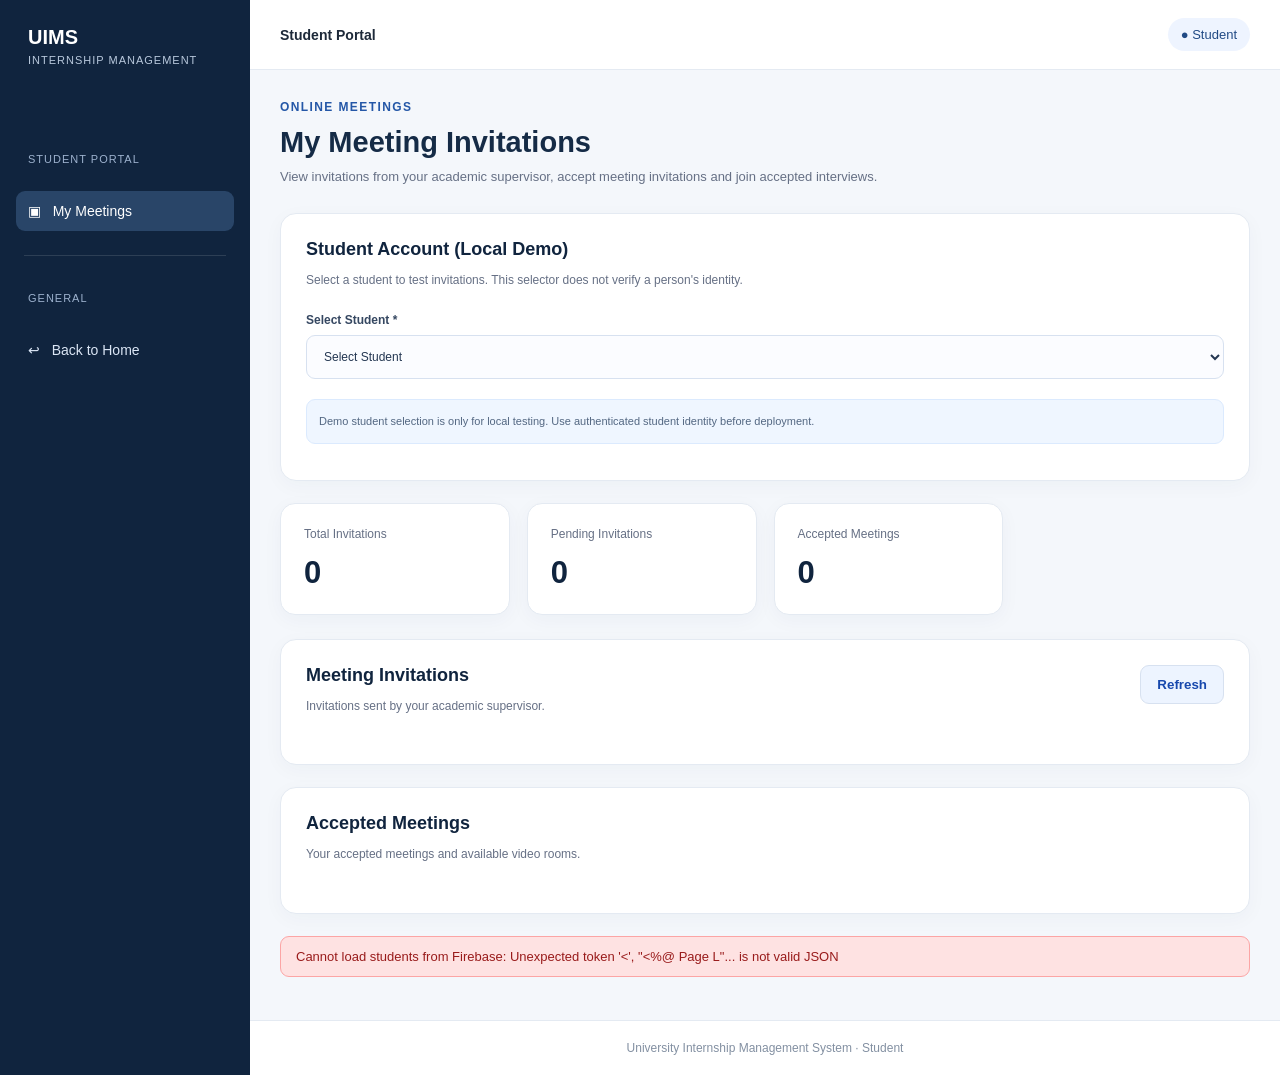
<file: .verification/admin-final-verified/Academic/StudentMeetingRequest.html>
<!DOCTYPE html>
<html lang="en">
<head>
    <meta charset="UTF-8">
    <meta name="viewport" content="width=device-width,initial-scale=1.0">
    <title>My Meeting Invitations | UIMS</title>
    <link rel="stylesheet" href="ZoomMeetings.css">
    <link rel="stylesheet" href="AcademicSupervisor.css">
    <link rel="stylesheet" href="https://cdn.jsdelivr.net/npm/bootstrap-icons@1.11.3/font/bootstrap-icons.min.css">
</head>
<body data-role="student">
    <div class="layout">
        <aside class="sidebar"><div class="brand">UIMS<small>INTERNSHIP MANAGEMENT</small></div><div class="nav-title">Student Portal</div><a class="nav-link active" href="StudentMeetingRequest.html">▣ &nbsp; My Meetings</a><div class="sidebar-divider"></div><div class="nav-title">General</div><a class="nav-link" href="../Default.aspx">↩ &nbsp; Back to Home</a></aside><main class="main">
            <header class="topbar"><strong>Student Portal</strong><span class="user-chip" id="studentChip">● Student</span></header><section class="content">
                <div class="eyebrow">ONLINE MEETINGS</div><h1>My Meeting Invitations</h1><p class="subtitle">View invitations from your academic supervisor, accept meeting invitations and join accepted interviews.</p>
                <div class="meeting-panel"><h2>Student Account (Local Demo)</h2><p class="meeting-muted">Select a student to test invitations. This selector does not verify a person's identity.</p><div class="meeting-field"><label for="studentAccount">Select Student *</label><select id="studentAccount" class="meeting-input"><option value="">Select Student</option></select></div><p class="demo-notice">Demo student selection is only for local testing. Use authenticated student identity before deployment.</p></div>
                <div class="meeting-stats"><div class="meeting-stat"><span>Total Invitations</span><strong id="studentTotal">0</strong></div><div class="meeting-stat"><span>Pending Invitations</span><strong id="studentPending">0</strong></div><div class="meeting-stat"><span>Accepted Meetings</span><strong id="studentAccepted">0</strong></div></div>
                <div class="meeting-panel"><div class="meeting-section-head"><div><h2>Meeting Invitations</h2><p class="meeting-muted">Invitations sent by your academic supervisor.</p></div><button type="button" id="refreshMeetings" class="meeting-secondary-btn">Refresh</button></div><div id="studentInvitations" class="meeting-card-grid"></div></div><div class="meeting-panel"><h2>Accepted Meetings</h2><p class="meeting-muted">Your accepted meetings and available video rooms.</p><div id="studentUpcoming" class="meeting-card-grid"></div></div><p id="studentMessage" role="status" class="form-feedback"></p>
            </section><footer class="footer">University Internship Management System · Student</footer>
        </main>
    </div>
    <script src="../Shared/meetings.js"></script>
    <script src="StudentMeetings.js?v=20261022-fix2"></script>
</body>
</html>
</file>
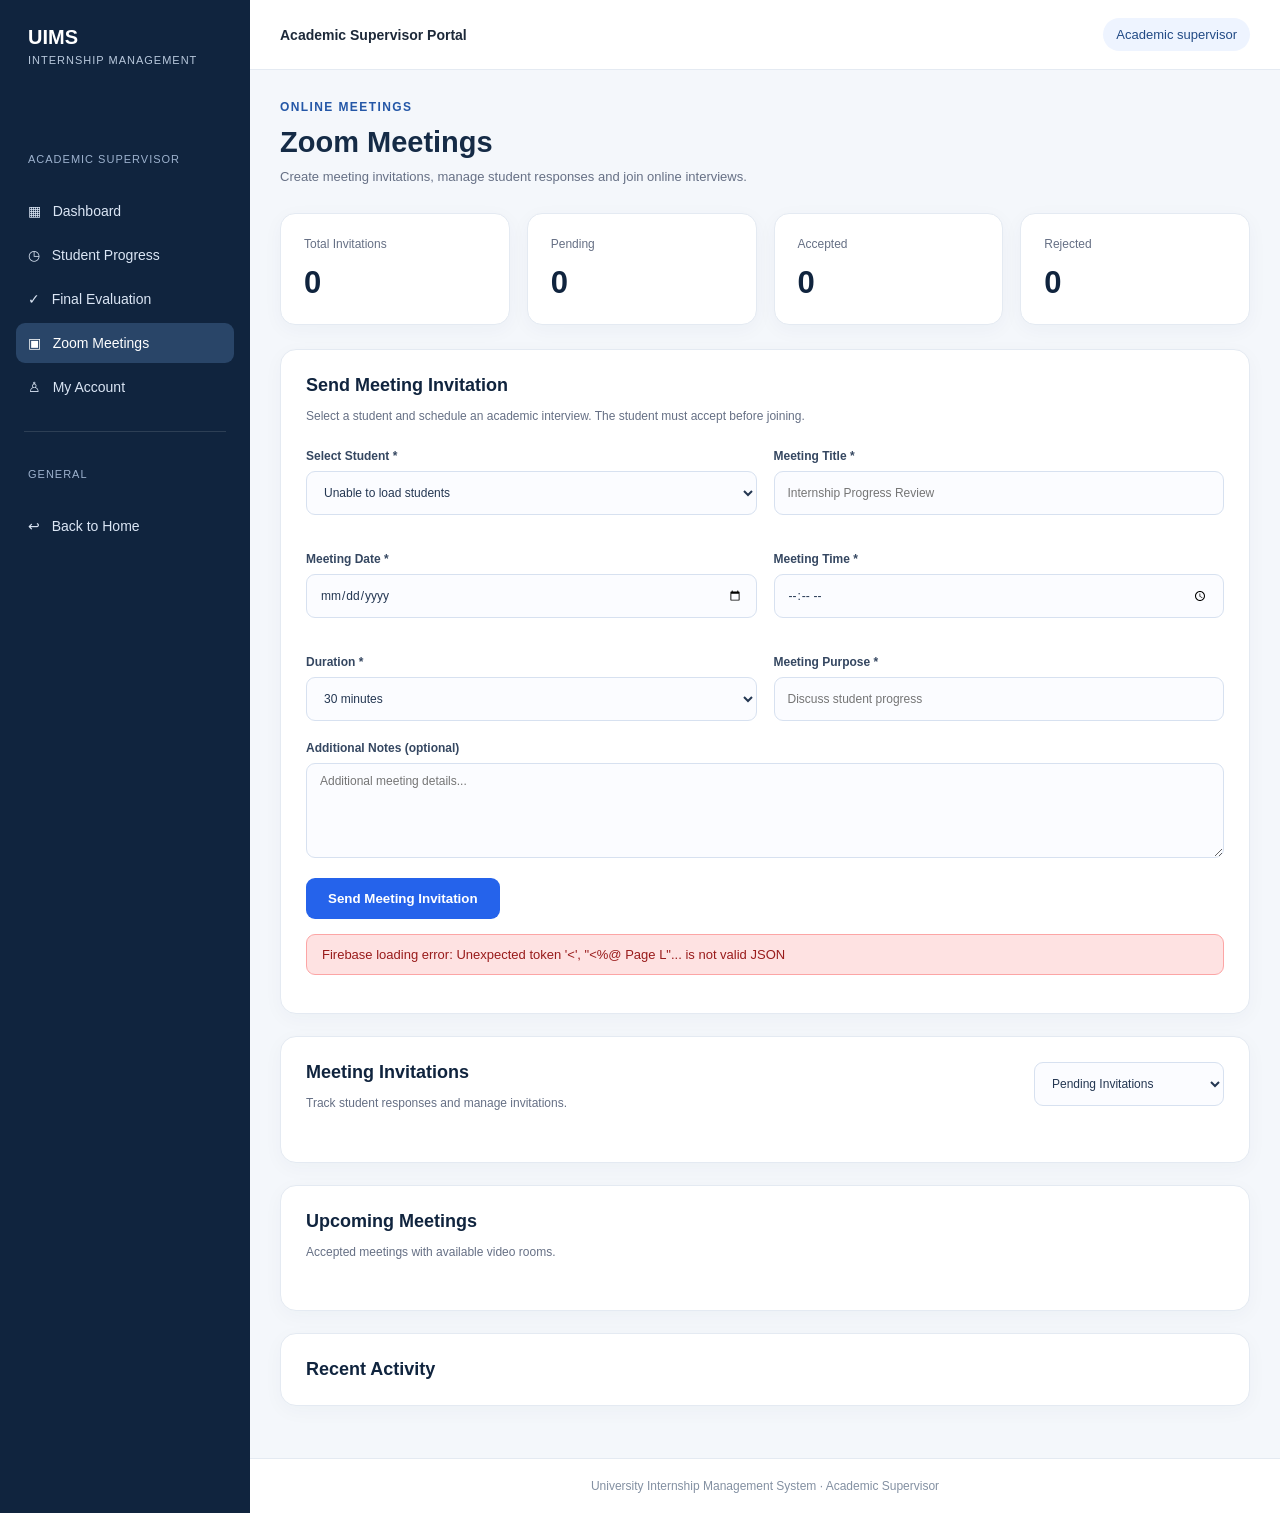
<file: .verification/admin-final-verified/Academic/ZommMeetings.html>
<!DOCTYPE html>
<html lang="en">
<head>
    <meta charset="UTF-8">
    <meta name="viewport"
          content="width=device-width, initial-scale=1.0">

    <title>Zoom Meetings | UIMS</title>

    <link rel="stylesheet" href="ZoomMeetings.css">
    <link rel="stylesheet" href="AcademicSupervisor.css">

    <link rel="stylesheet"
          href="https://cdn.jsdelivr.net/npm/bootstrap-icons@1.11.3/font/bootstrap-icons.min.css">

</head>

<body data-role="supervisor">

    <div class="layout">

        <!-- SIDEBAR -->
        <aside class="sidebar">
            <div class="brand">
                UIMS
                <small>INTERNSHIP MANAGEMENT</small>
            </div>

            <div class="nav-title">Academic Supervisor</div>

            <a class="nav-link" href="Dashboard.aspx">
                ▦ &nbsp; Dashboard
            </a>

            <a class="nav-link" href="StudentProgress.aspx">
                ◷ &nbsp; Student Progress
            </a>

            <a class="nav-link" href="FinalEvaluation.aspx">
                ✓ &nbsp; Final Evaluation
            </a>

            <a class="nav-link active" href="ZommMeetings.html">
                ▣ &nbsp; Zoom Meetings
            </a>

            <a class="nav-link" href="Account.aspx">
                ♙ &nbsp; My Account
            </a>

            <div class="sidebar-divider"></div>
            <div class="nav-title">General</div>

            <a class="nav-link" href="../Default.aspx">
                ↩ &nbsp; Back to Home
            </a>
        </aside>

        <!-- MAIN -->
        <main class="main">

            <header class="topbar">
                <strong>Academic Supervisor Portal</strong>
                <span class="user-chip" id="supervisorChip">Academic supervisor</span>
            </header>

            <section class="content">

                <div class="eyebrow">ONLINE MEETINGS</div>
                <h1>Zoom Meetings</h1>
                <p class="subtitle">
                    Create meeting invitations, manage student
                    responses and join online interviews.
                </p>

                <!-- STATISTICS -->
                <div class="meeting-stats">
                    <div class="meeting-stat">
                        <span>Total Invitations</span>
                        <strong id="totalCount">0</strong>
                    </div>

                    <div class="meeting-stat">
                        <span>Pending</span>
                        <strong id="pendingCount">0</strong>
                    </div>

                    <div class="meeting-stat">
                        <span>Accepted</span>
                        <strong id="acceptedCount">0</strong>
                    </div>

                    <div class="meeting-stat">
                        <span>Rejected</span>
                        <strong id="rejectedCount">0</strong>
                    </div>
                </div>

                <!-- CREATE INVITATION -->
                <div class="meeting-panel">

                    <h2>Send Meeting Invitation</h2>

                    <p class="meeting-muted">
                        Select a student and schedule an academic
                        interview. The student must accept before joining.
                    </p>

                    <form id="meetingForm">

                        <div class="meeting-form-grid">

                            <div class="meeting-field">
                                <label for="studentSelect">
                                    Select Student *
                                </label>

                                <select id="studentSelect"
                                        class="meeting-input"
                                        required>
                                    <option value="">Loading assigned students...</option>
                                </select>
                            </div>

                            <div class="meeting-field">
                                <label for="meetingTitle">
                                    Meeting Title *
                                </label>

                                <input type="text"
                                       id="meetingTitle"
                                       class="meeting-input"
                                       placeholder="Internship Progress Review"
                                       maxlength="120"
                                       required>
                            </div>

                            <div class="meeting-field">
                                <label for="meetingDate">
                                    Meeting Date *
                                </label>

                                <input type="date"
                                       id="meetingDate"
                                       class="meeting-input"
                                       required>
                            </div>

                            <div class="meeting-field">
                                <label for="meetingTime">
                                    Meeting Time *
                                </label>

                                <input type="time"
                                       id="meetingTime"
                                       class="meeting-input"
                                       required>
                            </div>

                            <div class="meeting-field">
                                <label for="meetingDuration">
                                    Duration *
                                </label>

                                <select id="meetingDuration"
                                        class="meeting-input"
                                        required>
                                    <option value="30">30 minutes</option>
                                    <option value="45">45 minutes</option>
                                    <option value="60">60 minutes</option>
                                </select>
                            </div>

                            <div class="meeting-field">
                                <label for="meetingPurpose">
                                    Meeting Purpose *
                                </label>

                                <input type="text"
                                       id="meetingPurpose"
                                       class="meeting-input"
                                       placeholder="Discuss student progress"
                                       maxlength="200"
                                       required>
                            </div>

                        </div>

                        <div class="meeting-field">
                            <label for="meetingNotes">
                                Additional Notes (optional)
                            </label>

                            <textarea id="meetingNotes"
                                      class="meeting-input"
                                      rows="3"
                                      maxlength="1000"
                                      placeholder="Additional meeting details..."></textarea>
                        </div>

                        <button type="submit"
                                class="meeting-primary-btn">
                            Send Meeting Invitation
                        </button>

                        <p id="formMessage"
                           class="form-feedback"
                           role="status"></p>
                    </form>

                </div>

                <!-- INVITATIONS -->
                <div class="meeting-panel">

                    <div class="meeting-section-head">
                        <div>
                            <h2>Meeting Invitations</h2>
                            <p class="meeting-muted">
                                Track student responses and manage invitations.
                            </p>
                        </div>

                        <select id="statusFilter"
                                class="meeting-input filter-select">
                            <option value="all">Pending Invitations</option>
                            <option value="Pending">Pending</option>
                            <option value="Accepted">Accepted</option>

                            <option value="Cancelled">Cancelled</option>
                        </select>
                    </div>

                    <div id="invitationsList"
                         class="meeting-card-grid"></div>

                </div>

                <!-- UPCOMING MEETINGS -->
                <div class="meeting-panel">

                    <h2>Upcoming Meetings</h2>

                    <p class="meeting-muted">
                        Accepted meetings with available video rooms.
                    </p>

                    <div id="upcomingList"
                         class="meeting-card-grid"></div>

                </div>

                <!-- RECENT ACTIVITY -->
                <div class="meeting-panel">

                    <h2>Recent Activity</h2>

                    <div id="activityList"></div>

                </div>

            </section>

            <footer class="footer">
                University Internship Management System
                · Academic Supervisor
            </footer>

        </main>

    </div>


    <script src="../Shared/meetings.js"></script>
    <script src="ZoomMeetings.js?v=20261022-fix2"></script>

</body>
</html>
</file>
<file: PSUTInternship/PSUTInternship/Content/campus-home.css>
@font-face{font-family:Manrope;src:url('../Assets/manrope-variable.ttf') format('truetype');font-weight:200 800;font-display:swap}
/* taste-skill-ignore: neutral gradient scrims only overlay photos and video for legibility. */
/* taste-skill-ignore: neutral scrims for photo legibility */ :root{--navy:#003e73;--blue:#0078b5;--sky:#76c8ec;--pale:#d7ecf6;--night:#071f32;--ink:#102838;--paper:#fff;--ground:#f7f8f8;--muted:#506779;--gutter:clamp(22px,3.1vw,52px);--section:clamp(90px,10vw,150px);--ease:cubic-bezier(.16,1,.3,1);--photo-shade:linear-gradient(180deg,transparent 35%,rgba(0,0,0,.82));--hero-shade:linear-gradient(180deg,rgba(0,0,0,.42),transparent 30%,transparent 65%,rgba(0,0,0,.58))}
html{scroll-behavior:smooth;scroll-padding-top:36px}*{box-sizing:border-box}body.campus-home{margin:0;background:var(--ground);color:var(--ink);font:16px/1.65 Manrope,Arial,sans-serif;overflow-x:clip}body.dialog-open{overflow:hidden}button,input,select,textarea{font:inherit}button,a{-webkit-tap-highlight-color:transparent}button{cursor:pointer}a{color:inherit;text-underline-offset:.25em}img{display:block;max-width:100%}button{border:0}h1,h2,h3,p,figure{margin:0}h1,h2,h3{text-wrap:balance;letter-spacing:-.04em}p{text-wrap:pretty}h2{font-size:clamp(38px,4.1vw,60px);font-weight:800;line-height:1.08}h3{font-weight:750;line-height:1.2}svg{width:22px;height:22px;stroke:currentColor;fill:none;stroke-width:1.7;stroke-linecap:round;stroke-linejoin:round}[hidden]{display:none!important}button:focus-visible,a:focus-visible,input:focus-visible,[tabindex="0"]:focus-visible{outline:3px solid var(--blue);outline-offset:6px}::selection{background:var(--sky);color:var(--night)}input{caret-color:var(--blue)}button:disabled{opacity:.35;cursor:default}.page-frame{padding-inline:var(--gutter)}.skip-link{position:fixed;left:20px;top:12px;z-index:200;background:var(--paper);color:var(--navy);padding:12px 20px;transform:translateY(-150%)}.skip-link:focus{transform:none}main:focus{outline:0}
/* The reference's full-width film, broad curves, and low editorial title. */
.campus-header{position:absolute;top:0;left:0;width:100%;z-index:30;display:flex;align-items:center;justify-content:space-between;gap:28px;padding:24px var(--gutter);color:var(--paper)}.campus-brand{flex-shrink:0;display:block;background:var(--paper);padding:4px 10px;border-radius:3px}.campus-brand img{width:143px;height:57px;object-fit:contain}.campus-nav{align-items:center;gap:30px;margin-left:auto}.campus-nav a,.header-login{text-decoration:none;font-size:14px;font-weight:700;transition:opacity .2s,transform .3s var(--ease)}.campus-nav a:hover{opacity:.7;transform:translateY(-2px)}.header-actions{display:flex;align-items:center;gap:20px}.header-login{display:flex;align-items:center;gap:22px;border-radius:100px;padding:13px 23px;background:var(--paper);color:var(--navy)}.header-login:hover{background:var(--sky);color:var(--night)}.header-login span{font-size:23px;line-height:1}.menu-toggle{background:none;color:inherit;display:flex;align-items:center;gap:15px;min-height:44px;padding:5px 0}.menu-toggle span{font-size:24px}.mobile-primary{position:absolute;top:100%;left:var(--gutter);right:var(--gutter);background:var(--paper);color:var(--navy);border-radius:24px}.mobile-primary nav{display:flex;flex-direction:column;padding:20px 28px}.mobile-primary a{padding:10px 0;text-decoration:none;font-weight:700}.campus-opening{padding-bottom:0}.film-frame{height:clamp(430px,65svh,780px);position:relative;isolation:isolate;overflow:hidden;border-radius:0 0 clamp(64px,9vw,140px) clamp(64px,9vw,140px);background:var(--navy);transform:translateZ(0)}.film-poster,.campus-film{position:absolute;inset:0;width:100%;height:100%;object-fit:cover;object-position:center;transform:scale(var(--film-scale,1));will-change:transform}.campus-film{opacity:0;transition:opacity .8s}.campus-film.video-ready{opacity:1}.film-shade{position:absolute;inset:0;background:var(--hero-shade)}.film-caption{position:absolute;bottom:44px;left:calc(var(--gutter) + 16px);display:flex;gap:28px;font-size:13px;font-weight:650;color:var(--paper)}.film-control{position:absolute;bottom:30px;right:calc(var(--gutter) + 30px);display:flex;align-items:center;gap:10px;background:var(--paper);color:var(--navy);border-radius:100px;padding:10px 17px;font-size:13px;min-height:44px;transition:transform .3s var(--ease)}.film-control:hover{transform:scale(1.05)}.pause-symbol{font-size:22px;line-height:1}.opening-copy{display:grid;grid-template-columns:minmax(0,1fr) minmax(280px,350px) 34px;align-items:start;gap:44px;padding-top:24px;padding-bottom:48px}.opening-copy h1{font-size:clamp(44px,5.4vw,84px);line-height:1.05;font-weight:800}.opening-description p{margin:0 0 20px;font-size:16px;line-height:1.65}.opening-description .round-link{font-size:14px;padding:12px 20px;min-height:46px}.round-link{display:inline-flex;justify-content:space-between;align-items:center;gap:28px;padding:15px 24px;min-height:52px;background:var(--navy);color:var(--paper);border-radius:100px;text-decoration:none;font-weight:700;font-size:15px;transition:transform .35s var(--ease),background .2s}.round-link span{font-size:23px;line-height:1;transition:transform .3s var(--ease)}.round-link:hover{background:var(--blue);color:var(--paper);transform:translateY(-3px)}.round-link:hover span{transform:translate(3px,-3px)}.round-link:active{transform:scale(.97)}.round-link.light{background:var(--paper);color:var(--navy)}.round-link.light:hover{background:var(--sky)}.scroll-cue{display:flex;justify-content:center;align-items:center;min-height:52px;text-decoration:none;font-size:32px;color:var(--navy);animation:scroll-nudge 2.8s var(--ease) infinite}.plain-link,.light-link{display:inline-flex;align-items:center;justify-content:space-between;gap:28px;background:none;padding:8px 0;min-height:44px;text-decoration:none;font-size:16px;font-weight:700;transition:transform .3s var(--ease)}.plain-link:hover,.light-link:hover{transform:translateX(5px)}.light-link{color:var(--paper)}.light-link:hover{color:var(--sky)}
/* A dark photographic chapter, like the reference's introduction to place. */
.discovery{background:var(--night);color:var(--paper);padding-top:100px;padding-bottom:55px}.discovery-intro{max-width:1200px;margin:0 auto 66px;display:grid;grid-template-columns:1fr 1fr;align-items:end;gap:100px}.discovery-intro h2{font-size:clamp(42px,5vw,72px)}.discovery-intro p{font-size:22px;line-height:1.5;max-width:470px}.campus-panorama{position:relative;margin:0 var(--gutter);height:clamp(390px,51vw,740px);overflow:hidden;border-radius:40px}.campus-panorama>img{width:100%;height:100%;object-fit:cover;transform:scale(var(--panorama-scale,1.04));will-change:transform}.campus-panorama:after{content:'';position:absolute;inset:0;background:var(--photo-shade)}.campus-panorama figcaption{position:absolute;z-index:1;left:36px;right:36px;bottom:27px;display:flex;justify-content:space-between;align-items:center;gap:24px}.campus-panorama figcaption>span{font-size:clamp(22px,2.5vw,36px);font-weight:750;letter-spacing:-.03em}.discovery-bottom{display:flex;justify-content:space-between;align-items:center;gap:24px;margin-top:38px;font-size:16px}.discovery-bottom p{line-height:1.65}
.workspace-section,.opportunities-section,.life-section{padding-block:var(--section)}.section-heading{display:flex;align-items:end;justify-content:space-between;gap:32px;margin-bottom:44px}.section-heading h2{margin-bottom:16px}.section-heading p{font-size:18px}.section-aside{font-size:16px;color:var(--navy);padding-bottom:5px}.role-tabs{display:flex;flex-wrap:wrap;gap:10px;margin-bottom:30px}.role-tabs button{padding:14px 24px;background:var(--pale);color:var(--navy);font-size:16px;font-weight:700;border-radius:100px;transition:background .25s,transform .3s var(--ease);min-height:50px}.role-tabs button:hover{transform:translateY(-3px);background:var(--sky)}.role-tabs button[aria-selected=true]{background:var(--navy);color:var(--paper)}.role-panel{display:grid;grid-template-columns:1.25fr 1fr;background:var(--paper);border-radius:28px;overflow:hidden;min-height:500px}.role-photo{position:relative;min-height:500px;overflow:hidden}.role-photo>img{width:100%;height:100%;position:absolute;object-fit:cover;transition:transform 1s var(--ease)}.role-panel:hover .role-photo>img{transform:scale(1.035)}.role-photo:after{content:'';position:absolute;inset:0;background:var(--photo-shade)}.role-photo>span{position:absolute;bottom:30px;left:32px;right:32px;z-index:1;color:var(--paper);font-size:26px;line-height:1.2;font-weight:750}.role-copy{padding:clamp(32px,5vw,76px);display:flex;flex-direction:column;align-items:flex-start;justify-content:center}.role-copy h3{font-size:clamp(36px,3.7vw,56px);margin-bottom:25px}.role-copy p{font-size:17px;max-width:430px;margin-bottom:30px}.role-copy>.plain-link{font-size:14px;margin-top:12px}.role-enter{animation:panel-arrive .65s var(--ease)}
/* Wide photographic cards retain the source's rounded image and white caption. */
.journey-section{padding:0 0 var(--section)}.rail-controls{display:flex;gap:12px;flex-shrink:0}.rail-controls button{width:54px;height:54px;display:grid;place-items:center;border-radius:50%;background:var(--pale);color:var(--navy);font-size:25px;transition:background .2s,transform .3s var(--ease)}.rail-controls button:hover{background:var(--navy);color:var(--paper);transform:translateY(-3px)}[data-drag-rail]{cursor:grab;scrollbar-width:none;overscroll-behavior-inline:contain;touch-action:auto;scroll-behavior:auto}[data-drag-rail]::-webkit-scrollbar{display:none}[data-drag-rail].is-dragging{cursor:grabbing;user-select:none}[data-drag-rail].is-dragging a{cursor:grabbing}[data-drag-rail] img{-webkit-user-drag:none;user-select:none}.story-rail{display:flex;gap:24px;overflow-x:auto;overflow-y:hidden;padding:10px var(--gutter) 22px;scroll-padding-inline:var(--gutter)}.story-card{display:block;flex:0 0 clamp(300px,29vw,440px);background:var(--paper);border-radius:24px;text-decoration:none;color:var(--ink);padding:12px 12px 25px;transition:transform .5s var(--ease)}.story-card:hover{transform:translateY(-8px);color:var(--navy)}.story-image{height:350px;border-radius:17px;overflow:hidden}.story-image>img{width:100%;height:100%;object-fit:cover;transition:transform 1s var(--ease)}.story-card:hover img{transform:scale(1.06)}.story-caption{display:flex;justify-content:space-between;align-items:center;gap:20px;padding:22px 12px 9px}.story-caption h3{font-size:22px;letter-spacing:-.03em}.story-caption>span{font-size:26px}.story-card>p{font-size:15px;padding-inline:12px}.rail-footer{display:flex;align-items:center;gap:24px;margin-top:14px;color:var(--navy);font-size:14px}.rail-footer>span:last-child{font-size:24px}.rail-progress{height:4px;background:var(--pale);flex:1;overflow:hidden;border-radius:10px}.rail-progress>span{height:100%;display:block;background:var(--navy);width:30%;transform:translateX(var(--rail-travel,0%));border-radius:10px;transform-origin:left center}.opportunities-section{background:var(--pale);border-radius:56px;padding-top:72px;padding-bottom:60px}.opportunity-intro{margin-bottom:34px}.opportunity-intro p{max-width:490px;font-size:16px}.opportunity-search{display:flex;background:var(--paper);border-radius:100px;padding:7px 8px 7px 24px;gap:10px}.opportunity-search input{flex:1;width:0;min-width:0;border:0;background:none;color:var(--ink);padding:8px 0;font-size:16px}.opportunity-search input::placeholder{color:var(--muted);opacity:1}.opportunity-search button{border-radius:50%;background:var(--navy);color:var(--paper);width:48px;height:48px;font-size:25px}.opportunity-search button:hover{background:var(--blue)}.campus-home .cards{display:flex;gap:24px;overflow:auto;padding:8px 0 15px}.campus-home .cards>.card{flex:1 0 30%;min-width:290px;border:0;background:var(--paper);border-radius:24px;padding:14px 14px 24px;display:flex;position:relative;flex-direction:column}.opportunity-thumbnail{width:100%;height:230px;object-fit:cover;border-radius:16px;margin-bottom:23px}.cards .tag{align-self:flex-start;font-size:14px;background:none;color:var(--navy);padding:0 10px}.campus-home .cards h3{font-size:24px;line-height:1.18;margin:12px 10px}.campus-home .cards .company{font-size:15px;margin:0 10px;color:var(--ink)}.campus-home .cards .meta{font-size:13px;margin:12px 10px!important;color:var(--muted)}.campus-home .cards .foot{border:0;margin:14px 10px 0;padding:0;gap:10px;display:flex;align-items:center;justify-content:space-between}.campus-home .cards .foot>span{font-size:13px;color:var(--ink)}.cards .btn.outline{border:0;border-radius:100px;background:var(--navy);color:var(--paper);font-size:13px;padding:11px 18px;white-space:nowrap}.cards .btn.outline:hover{background:var(--blue);color:var(--paper)}.opportunity-status{display:flex;justify-content:space-between;gap:24px;font-size:13px;margin-top:22px}.empty-results{padding:44px 0;min-height:220px}.empty-results button{background:var(--navy);color:var(--paper);border-radius:100px;padding:12px 20px;margin-top:20px}
/* The source's free-moving fact deck, recoloured in PSUT blue. */
.facts-section{padding-block:var(--section);overflow:hidden}.fact-deck{display:flex;align-items:center;overflow-x:auto;overflow-y:hidden;padding:42px var(--gutter) 62px;gap:24px}.fact-card{position:relative;isolation:isolate;flex:0 0 clamp(310px,31vw,450px);height:510px;border-radius:30px;padding:30px;display:flex;flex-direction:column;justify-content:space-between;transform:rotate(var(--card-angle,0deg)) translateY(var(--card-lift,0px)) scale(var(--card-scale,1));opacity:var(--card-opacity,1);transform-origin:50% 80%;will-change:transform;overflow:hidden}.fact-card.sky{background:var(--sky);color:var(--night)}.fact-card.navy{background:var(--navy);color:var(--paper)}.fact-card.pale{background:var(--pale);color:var(--navy)}.fact-mark{font-size:120px;font-weight:800;line-height:.95;letter-spacing:-.04em}.fact-card h3{font-size:27px;margin-bottom:15px;line-height:1.1}.fact-card p{font-size:17px;line-height:1.6}.fact-card>a{display:flex;justify-content:space-between;align-items:center;gap:10px;text-decoration:none;font-size:14px;font-weight:700;min-height:44px}.fact-card>a>span{font-size:25px}.photo-fact{color:var(--paper);justify-content:flex-end;gap:30px}.photo-fact>img{position:absolute;inset:0;width:100%;height:100%;object-fit:cover;z-index:-2}.photo-fact:after{content:'';position:absolute;inset:0;background:var(--photo-shade);z-index:-1}.photo-fact h3{font-size:37px}.photo-fact>a{color:var(--paper)}.drag-note{text-align:center;font-size:14px;color:var(--navy)}.drag-note>span{margin-left:16px;font-size:22px}
.life-section{padding-top:15px}.campus-cinema{width:100%;height:clamp(420px,53vw,760px);border-radius:36px;position:relative;overflow:hidden;color:var(--paper);background:var(--night);display:block;text-align:left;padding:0}.campus-cinema>img{width:100%;height:100%;object-fit:cover;transition:transform 1.2s var(--ease)}.campus-cinema:hover>img{transform:scale(1.04)}.campus-cinema:after{content:'';position:absolute;inset:0;background:var(--photo-shade)}.cinema-play{position:absolute;z-index:1;top:50%;left:50%;transform:translate(-50%,-50%);display:grid;place-items:center;width:86px;height:86px;border-radius:50%;background:var(--paper);color:var(--navy);font-size:25px;padding-left:5px;transition:background .2s,transform .4s var(--ease)}.campus-cinema:hover .cinema-play{background:var(--sky);transform:translate(-50%,-50%) scale(1.1)}.cinema-title{position:absolute;z-index:1;bottom:73px;left:36px;font-size:clamp(36px,5vw,72px);font-weight:800;line-height:1;letter-spacing:-.04em}.cinema-caption{position:absolute;z-index:1;bottom:30px;left:38px;right:38px;font-size:16px;display:flex;justify-content:space-between}.life-grid{display:grid;grid-template-columns:1fr 1fr;gap:24px;margin-top:24px}.life-photo{position:relative;display:block;height:350px;border-radius:24px;overflow:hidden;color:var(--paper);text-decoration:none}.life-photo>img{height:100%;width:100%;object-fit:cover;transition:transform 1s var(--ease)}.life-photo:hover>img{transform:scale(1.045)}.life-photo:after{content:'';position:absolute;inset:0;background:var(--photo-shade)}.life-photo>span{position:absolute;bottom:22px;left:26px;right:26px;z-index:1;display:flex;justify-content:space-between;gap:12px;font-weight:750;font-size:20px}.life-photo:hover{color:var(--paper)}.closing-section{height:600px;position:relative;isolation:isolate;overflow:hidden;border-radius:60px 60px 0 0;color:var(--paper)}.closing-section>img{position:absolute;inset:0;z-index:-2;height:100%;width:100%;object-fit:cover}.closing-shade{position:absolute;inset:0;z-index:-1;background:rgba(7,31,50,.66)}.closing-content{height:100%;display:flex;justify-content:space-between;align-items:center;gap:50px}.closing-content h2{font-size:clamp(54px,7.5vw,108px)}.closing-content p{font-size:24px;margin-bottom:32px;line-height:1.5}.campus-footer{background:var(--night);color:var(--paper);padding-top:80px}.footer-top{display:grid;grid-template-columns:1.4fr 1fr .8fr;gap:60px}.footer-top h2{font-size:clamp(34px,3.2vw,48px);margin-bottom:28px}.footer-top h3{font-size:23px;margin-bottom:24px}.footer-top a{font-size:15px;display:block;text-decoration:none;margin-bottom:10px;min-height:25px}.footer-top a:hover{color:var(--sky)}.footer-top p{font-size:15px;margin-top:22px;line-height:1.8}.footer-signature{display:flex;align-items:end;justify-content:space-between;gap:30px;padding-top:65px;padding-bottom:35px}.footer-psut{font-size:clamp(110px,24vw,360px);letter-spacing:-.07em;line-height:.85;font-weight:800;color:var(--sky);margin-left:-.015em}.footer-signature>div{text-align:right;font-size:16px;padding-bottom:8px}.footer-bottom{display:flex;justify-content:space-between;gap:28px;padding-block:24px;font-size:13px;color:var(--paper)}.footer-bottom a{text-decoration:none}.footer-bottom a:hover{color:var(--sky)}
/* Visible defaults survive disabled JavaScript; reveals animate only as they arrive. */
[data-reveal].arriving{animation:content-arrive .85s var(--ease) both;animation-delay:var(--reveal-delay,0ms)}.campus-home .psut-modal{z-index:100;overscroll-behavior:contain;background:rgba(7,31,50,.8)}.campus-home .modalbox{border-radius:24px;max-height:90svh;overflow:auto;padding:32px;background:var(--paper)}.campus-home .modalhead h2{font-size:32px;line-height:1.15}.campus-home .modalhead .tag{background:var(--pale);color:var(--navy);font-size:13px}.campus-home .modalbox h3{font-size:24px;margin-bottom:16px}.campus-home .modalbox p{margin-block:16px}.campus-home .modalbox .btn{background:var(--navy);border-radius:100px;min-height:48px}.campus-home .modalbox .callout{background:var(--pale);border:0;color:var(--navy);padding:18px;border-radius:16px;margin-block:22px}.campus-home .modalbox .close{border:0;background:var(--pale);color:var(--navy);border-radius:50%;min-width:44px;height:44px;font-size:26px}.campus-player{display:block;max-height:65svh;width:100%;border-radius:12px;background:var(--night)}.well-pill{display:inline-flex;align-items:center;gap:22px;padding:14px 24px;background:var(--navy);color:var(--paper);border-radius:100px}.small{font-size:14px}.muted{color:var(--muted)}
@keyframes content-arrive{from{transform:translateY(28px);opacity:.45}to{transform:translateY(0);opacity:1}}@keyframes panel-arrive{from{transform:translateY(14px);opacity:.5}to{transform:none;opacity:1}}@keyframes scroll-nudge{0%,55%,100%{transform:translateY(0)}70%{transform:translateY(9px)}}
@media(min-width:1700px){.opening-copy{grid-template-columns:1fr 420px 40px}.story-image{height:420px}.role-panel,.role-photo{min-height:590px}}
@media(max-width:1100px){.campus-nav{gap:18px}.campus-nav a{font-size:13px}.header-login{padding:12px 18px;font-size:13px}.opening-copy{grid-template-columns:1fr 320px;gap:24px}.scroll-cue{display:none}.discovery-intro{gap:50px}.role-copy{padding:35px}.footer-top{gap:35px}.fact-card{flex-basis:360px}}
@media(max-width:767px){:root{--gutter:22px;--section:90px}.campus-header{padding-block:20px;gap:15px}.campus-brand img{width:110px;height:45px}.header-actions{gap:18px}.header-login{padding:10px 15px;font-size:12px;gap:12px}.header-login span{font-size:19px}.menu-toggle{font-size:13px}.menu-toggle span{font-size:22px}.film-frame{height:54svh;min-height:355px;max-height:580px;border-radius:0 0 62px 62px}.film-caption{bottom:33px;left:28px;max-width:55%;font-size:11px;line-height:1.5;flex-direction:column;gap:5px}.film-caption>span:first-child{display:none}.film-control{bottom:22px;right:30px;padding:9px 13px;font-size:12px}.opening-copy{display:block;padding-top:28px;padding-bottom:36px}.opening-copy h1{font-size:clamp(36px,7.7vw,58px);margin-bottom:24px;line-height:1.05}.opening-description{display:flex;align-items:end;gap:24px;justify-content:space-between}.opening-description p{font-size:15px;max-width:420px;margin-bottom:0}.opening-description .round-link{flex-shrink:0;font-size:12px;padding:12px 17px;gap:20px}.discovery{padding-top:68px;padding-bottom:35px}.discovery-intro{display:block;margin-bottom:35px}.discovery-intro h2{font-size:48px;margin-bottom:28px}.discovery-intro p{font-size:20px;max-width:540px}.campus-panorama{height:500px;border-radius:24px}.campus-panorama figcaption{left:24px;right:24px;bottom:22px;align-items:start;flex-direction:column;gap:8px}.campus-panorama figcaption>span{font-size:26px}.campus-panorama .light-link{font-size:14px}.discovery-bottom{align-items:start;font-size:14px;gap:15px}.discovery-bottom .light-link{font-size:13px;gap:16px}.section-heading{margin-bottom:32px;align-items:start;gap:20px}.section-heading h2{font-size:39px;line-height:1.1;margin-bottom:16px}.section-heading p{font-size:16px;max-width:380px}.section-aside{display:none}.role-tabs{gap:8px;margin-bottom:24px}.role-tabs button{font-size:13px;padding:12px 18px;min-height:44px}.role-panel{grid-template-columns:1fr;min-height:0;border-radius:24px}.role-photo{min-height:340px}.role-photo>span{left:24px;bottom:25px;font-size:24px}.role-copy{padding:32px}.role-copy h3{font-size:42px;margin-bottom:24px}.role-copy p{font-size:16px;max-width:none;margin-bottom:24px}.role-copy h3 br{display:none}.story-card{flex-basis:310px}.story-image{height:320px}.story-caption h3{font-size:21px}.story-card>p{font-size:14px}.rail-controls{gap:8px}.rail-controls button{width:43px;height:43px;font-size:22px}.journey-section .section-heading,.facts-section .section-heading{align-items:end}.opportunities-section{border-radius:32px;padding-block:52px}.opportunities-section>.section-heading{flex-direction:column;gap:24px}.opportunity-intro{margin-bottom:25px}.campus-home .cards>.card{flex-basis:310px}.opportunity-status{font-size:12px;flex-direction:column;gap:6px}.facts-section{padding-bottom:70px}.fact-deck{gap:18px;padding-block:30px 50px}.fact-card{flex-basis:320px;height:470px;padding:28px}.fact-mark{font-size:100px}.fact-card h3{font-size:26px}.photo-fact h3{font-size:35px}.fact-card p{font-size:16px}.life-section>.section-heading{flex-direction:column;gap:12px}.life-section .plain-link{font-size:14px}.campus-cinema{height:450px;border-radius:24px}.cinema-title{font-size:43px;left:25px;bottom:75px;max-width:80%}.cinema-caption{left:26px;right:26px;font-size:13px;bottom:28px}.cinema-play{width:70px;height:70px;font-size:20px}.life-grid{gap:18px}.life-photo{height:280px;border-radius:20px}.life-photo>span{left:20px;right:20px;bottom:20px;font-size:17px;line-height:1.3}.closing-section{height:540px;border-radius:32px 32px 0 0}.closing-content{flex-direction:column;align-items:start;justify-content:center;gap:32px}.closing-content h2{font-size:68px}.closing-content p{font-size:20px;margin-bottom:24px}.campus-footer{padding-top:56px}.footer-top{grid-template-columns:1fr 1fr;gap:40px 30px}.footer-top>div:first-child{grid-column:1/-1}.footer-top h2{font-size:42px}.footer-top h3{font-size:21px}.footer-top a,.footer-top p{font-size:14px}.footer-signature{padding-top:55px;flex-direction:column;align-items:start;gap:28px}.footer-psut{font-size:30vw}.footer-signature>div{text-align:left;font-size:14px}.footer-bottom{font-size:12px;flex-wrap:wrap;gap:12px 22px}.footer-bottom>span{flex-basis:100%}.campus-home .modalbox{padding:24px}.campus-home .modalhead h2{font-size:25px}}
@media(max-width:480px){.campus-brand{padding:3px 7px}.campus-brand img{width:101px;height:43px}.header-login{font-size:12px;padding:10px 13px}.header-actions{gap:14px}.menu-toggle{font-size:0;gap:0}.menu-toggle span{font-size:24px}.opening-description{display:block}.opening-description p{font-size:15px;margin-bottom:22px;max-width:340px}.opening-description .round-link{font-size:14px;min-height:48px}.opening-copy h1{font-size:39px;letter-spacing:-.04em;white-space:nowrap}.film-frame{height:49svh;min-height:350px}.discovery-intro h2{font-size:42px}.discovery-intro p{font-size:19px}.campus-panorama{margin-inline:12px;height:400px}.campus-panorama figcaption>span{font-size:24px;max-width:220px;line-height:1.2}.discovery-bottom{display:block}.discovery-bottom>a{margin-top:20px}.section-heading h2{font-size:36px}.journey-section .section-heading,.facts-section .section-heading{flex-wrap:wrap}.journey-section .rail-controls,.facts-section .rail-controls{margin-left:auto}.role-photo{min-height:290px}.role-copy{padding:28px 24px}.role-copy h3{font-size:35px}.role-tabs button{font-size:12px;padding:11px 14px}.story-card{flex-basis:290px}.story-image{height:310px}.rail-footer{font-size:13px}.rail-progress{min-width:60px}.life-grid{grid-template-columns:1fr}.life-photo{height:300px}.campus-cinema{height:390px}.cinema-title{font-size:36px}.closing-content h2{font-size:59px}.footer-top{column-gap:22px}.footer-top>div:first-child>a{max-width:280px}.footer-top h2{font-size:36px}.footer-top h3{font-size:19px}.footer-top a{font-size:13px}.footer-top p{font-size:13px}.footer-signature>div{font-size:14px}}
@media(max-width:359px){:root{--gutter:18px}.opening-copy h1{font-size:34px}.header-login{font-size:11px;gap:8px}.campus-brand img{width:92px}.header-actions{gap:11px}.role-copy h3{font-size:31px}.closing-content h2{font-size:52px}}
/* Final responsive corrections, keeping the source's media proportions. */
.opening-description p{font-size:18px}.menu-lines{display:inline-block;width:22px;height:16px;border-top:2px solid currentColor;border-bottom:2px solid currentColor}.contact-fields input,.contact-fields textarea{border-width:2px}
@media(min-width:768px) and (max-width:991px){.closing-content{gap:30px}.closing-content h2{font-size:52px;flex:0 0 53%}.closing-content>div{flex:1}.closing-content p{font-size:20px}.campus-home .cards{display:grid;grid-template-columns:repeat(2,minmax(0,1fr));overflow:visible}.campus-home .cards>.card{min-width:0}.campus-home .cards>.card:last-child{grid-column:1/-1;display:grid;grid-template-columns:1fr 1fr;column-gap:24px}.campus-home .cards>.card:last-child>img{grid-row:1/6;height:100%;min-height:260px;margin:0}.campus-home .cards>.card:last-child .foot{flex-wrap:wrap}.campus-home .cards h3{font-size:22px}.campus-home .cards .foot{flex-wrap:wrap}}
@media(max-width:767px){.opening-description p{font-size:18px}.film-control,.header-login,.opening-description .round-link,.role-tabs button,.story-card>p,.opportunity-status,.footer-bottom{font-size:13px}.menu-toggle{font-size:13px}.menu-toggle .menu-lines{display:none}.closing-content h2{font-size:clamp(44px,7.5vw,62px)}.campus-home .cards>.card{min-width:310px}.header-login{padding-inline:12px}.header-actions{gap:13px}}
@media(max-width:480px){.opening-copy{padding-top:28px;padding-bottom:36px}.opening-copy h1{font-size:38px}.opening-description p{font-size:18px}.campus-header{gap:10px}.film-frame{min-height:320px;height:44svh}.opening-description .round-link{font-size:14px}.role-tabs button{font-size:13px}.opportunity-status{font-size:13px}.footer-top a,.footer-top p,.footer-bottom{font-size:13px}.film-control{font-size:13px}.closing-content h2{font-size:48px}}
@media(max-width:359px){.opening-copy h1{font-size:33px}.campus-header{padding-inline:18px}.header-login{font-size:12px;padding-inline:10px}.campus-brand img{width:88px}}
@media(prefers-reduced-motion:reduce){html{scroll-behavior:auto}*,*:before,*:after{animation:none!important;transition:none!important;scroll-behavior:auto!important}.film-poster,.campus-film,.campus-panorama>img{transform:none!important;will-change:auto}.fact-card{transform:none!important;opacity:1!important;will-change:auto}.role-photo>img,.story-image>img,.life-photo>img,.campus-cinema>img{transform:none!important}}




/* Anchor the film's top; extend only its bottom into the copy area. */
.campus-opening{position:relative;isolation:isolate}
.campus-opening .film-frame{position:relative;top:0;z-index:0;height:calc(100svh - 28px + var(--film-travel,0px));margin-bottom:calc(-1 * var(--film-travel,0px));min-height:0;max-height:none;transform:translateZ(0);border-radius:0 0 var(--film-radius,clamp(64px,9vw,140px)) var(--film-radius,clamp(64px,9vw,140px))}
.opening-copy{position:relative;z-index:1}
/* A hard text mask tracks the footage edge, rather than a timed color fade. */
.opening-copy h1,.opening-description p{color:var(--ink);background:linear-gradient(to bottom,var(--paper) 0 var(--film-cover,0px),var(--ink) var(--film-cover,0px) 100%);background-clip:text;-webkit-background-clip:text;-webkit-text-fill-color:transparent}
.opening-copy .scroll-cue{color:var(--navy)}
.film-over-copy .scroll-cue{color:var(--paper)}
/* Keep the text boundary tied to scroll, independent of entrance transforms. */
.opening-copy h1[data-reveal],.opening-description p[data-reveal]{animation:none;transform:none;opacity:1}
@media(prefers-reduced-motion:reduce){
 .campus-opening .film-frame{position:relative;transform:none;border-radius:0 0 clamp(64px,9vw,140px) clamp(64px,9vw,140px)}
 .opening-copy h1,.opening-description p{background:none;-webkit-text-fill-color:currentColor}
}

.campus-opening .film-control{top:max(24px,calc(120px - var(--film-travel,0px)));bottom:auto}



/* A staggered campus collage opens into the central panorama as you scroll. */
.discovery-gallery{--gallery-center:34vw;--gallery-side:18.5vw;--gallery-gap:clamp(12px,1.6vw,26px);height:180svh;position:relative;overflow:clip}
.discovery-gallery-stage{position:sticky;top:8svh;height:84svh;min-height:440px;width:100%}
.discovery-gallery .campus-panorama{position:absolute;top:0;left:50%;width:var(--gallery-center);height:100%;margin:0;transform:translateX(-50%);border-radius:18px}
.discovery-gallery .campus-panorama figcaption{left:24px;right:24px;bottom:24px;flex-direction:column;align-items:start;gap:8px}
.discovery-gallery .campus-panorama figcaption>span{font-size:clamp(22px,2.3vw,34px);max-width:none}
.discovery-photo-column{position:absolute;display:flex;flex-direction:column;gap:var(--gallery-gap);width:var(--gallery-side);top:16%;height:68%}
.discovery-photo-column img{width:100%;height:calc(60% - var(--gallery-gap)/2);object-fit:cover;border-radius:16px;min-height:0}
.discovery-photo-column img+img{height:calc(40% - var(--gallery-gap)/2)}
.gallery-inner.gallery-left{right:calc(50% + var(--gallery-center)/2 + var(--gallery-gap))}
.gallery-inner.gallery-right{left:calc(50% + var(--gallery-center)/2 + var(--gallery-gap))}
.gallery-inner.gallery-right img:first-child{height:calc(40% - var(--gallery-gap)/2)}
.gallery-inner.gallery-right img+img{height:calc(60% - var(--gallery-gap)/2)}
.gallery-outer{top:24%;height:52%;width:14vw}
.gallery-outer img{height:100%}
.gallery-outer.gallery-left{right:calc(50% + var(--gallery-center)/2 + var(--gallery-side) + var(--gallery-gap)*2)}
.gallery-outer.gallery-right{left:calc(50% + var(--gallery-center)/2 + var(--gallery-side) + var(--gallery-gap)*2)}
@media(max-width:767px){
 .discovery-gallery{--gallery-center:58vw;--gallery-side:29vw;height:160svh}
 .discovery-gallery-stage{height:76svh;min-height:400px;top:12svh}
 .discovery-photo-column{top:18%;height:64%}
 .discovery-photo-column img,.discovery-gallery .campus-panorama{border-radius:12px}
 .discovery-gallery .campus-panorama figcaption{left:18px;right:18px;bottom:22px}
 .discovery-gallery .campus-panorama figcaption>span{font-size:23px}
 .discovery-gallery .campus-panorama .light-link{font-size:13px;gap:10px;text-align:left}
}
@media(prefers-reduced-motion:reduce){
 .discovery-gallery{height:84svh;--gallery-center:48vw!important}
 .discovery-gallery-stage{position:relative;top:0;height:100%}
}

/* Larger, unframed university identity and clearer header navigation. */
.campus-home .campus-brand{background:transparent;padding:0;border-radius:0}
.campus-home .campus-brand img{width:220px;height:auto}
.campus-nav a,.header-login{font-size:17px}
.campus-nav{gap:26px}
.mobile-primary a{font-size:18px}
@media(min-width:992px) and (max-width:1199px){
 .campus-header{gap:18px}
 .campus-home .campus-brand img{width:180px}
 .campus-nav{gap:16px}
 .campus-nav a,.header-login{font-size:15px}
 .header-login{gap:12px;padding-inline:16px}
}
@media(max-width:991px){.campus-home .campus-brand img{width:180px}.header-login{font-size:16px}}
@media(max-width:480px){.campus-home .campus-brand img{width:145px}.header-login{font-size:13px;gap:8px}}
@media(max-width:359px){.campus-home .campus-brand img{width:120px}.header-login{font-size:12px}}

.opportunity-deck-section .fact-card{height:540px}
.opportunity-deck-section .fact-card h3{font-size:clamp(25px,2.2vw,34px);overflow-wrap:anywhere}
.opportunity-deck-section .fact-card .opportunity-card-company{font-size:16px;font-weight:700;margin-bottom:12px}
.opportunity-deck-section .fact-card .opportunity-card-meta{font-size:15px;margin-top:16px}
.opportunity-card-note{font-size:15px;font-weight:700}
.opportunity-deck-status{font-size:15px;color:var(--navy)}
@media(max-width:767px){.opportunity-deck-section .fact-card{height:510px}.opportunity-deck-section .section-heading{flex-wrap:wrap}.opportunity-deck-section .rail-controls{margin-left:auto}}

/* Compact opportunity previews, preserving the rotating deck interaction. */
.opportunity-deck-section{padding-block:52px}
.opportunity-deck-section .section-heading{margin-bottom:20px}
.opportunity-deck-section .section-heading h2{font-size:clamp(32px,3.2vw,46px);margin-bottom:12px}
.opportunity-deck-section .section-heading p{font-size:16px}
.opportunity-deck-section .fact-deck{margin-top:0;padding-block:24px 42px;gap:20px}
.opportunity-deck-section .fact-card{flex-basis:320px;height:400px;padding:26px;border-radius:24px}
.opportunity-deck-section .fact-mark{font-size:72px}
.opportunity-deck-section .fact-card h3{font-size:25px;line-height:1.2}
.opportunity-deck-section .fact-card p{font-size:16px;line-height:1.5}
.opportunity-deck-section .fact-card .opportunity-card-company{font-size:14px;margin-bottom:8px}
.opportunity-deck-section .fact-card .opportunity-card-meta{font-size:13px;margin-top:12px}
.opportunity-deck-section .fact-card a,.opportunity-card-note{font-size:14px}
.opportunity-deck-section .drag-note{margin-top:16px;font-size:14px}
@media(max-width:767px){
 .opportunity-deck-section{padding-block:36px}
 .opportunity-deck-section .fact-card{flex-basis:280px;height:380px;padding:24px}
 .opportunity-deck-section .fact-mark{font-size:64px}
 .opportunity-deck-section .fact-card h3{font-size:23px}
}

/* The opportunity deck follows a broad circular arc, like the supplied film. */
.opportunity-deck-section .fact-deck{
 --opportunity-width:clamp(300px,30vw,420px);
 position:relative;align-items:flex-start;gap:72px;
 padding:30px max(24px,calc((100% - var(--opportunity-width))/2)) 140px;
 scroll-padding-inline:max(24px,calc((100% - var(--opportunity-width))/2));
 scrollbar-width:none;overscroll-behavior-x:contain;touch-action:pan-x pan-y;
}
.opportunity-deck-section .fact-deck::-webkit-scrollbar{display:none}
.opportunity-deck-section .fact-card{
 flex:0 0 var(--opportunity-width);height:450px;padding:30px;border-radius:18px;
 transform-origin:50% 50%;
 transform:translateY(var(--card-lift,0px)) rotate(var(--card-angle,0deg));
 opacity:1;will-change:auto;transition:none;
}
.opportunity-deck-section .fact-mark{font-size:72px}
.opportunity-deck-section .fact-card h3{font-size:clamp(25px,2.3vw,32px);line-height:1.15}
.opportunity-deck-section .fact-card .opportunity-card-company{font-size:16px}
.opportunity-deck-section .fact-card .opportunity-card-meta{font-size:15px}
.opportunity-deck-section .fact-card a{font-size:14px;min-height:48px}
.opportunity-deck-section .fact-card a:hover{text-decoration:underline;text-underline-offset:5px}
.opportunity-deck-section .fact-card a:focus-visible{outline:2px solid currentColor;outline-offset:5px;border-radius:3px}
.opportunity-deck-section .drag-note{margin-top:0}
.opportunity-drag-cursor{
 position:fixed;left:0;top:0;width:88px;height:88px;border-radius:50%;
 display:grid;place-items:center;background:var(--paper);color:var(--night);
 font:700 14px/1 Manrope,Arial,sans-serif;pointer-events:none;z-index:1000;
 opacity:0;transform:translate3d(calc(var(--cursor-x,0px) - 50%),calc(var(--cursor-y,0px) - 50%),0) scale(.7);
 transition:opacity .15s,scale .2s;scale:1;
}
.opportunity-drag-cursor.is-visible{opacity:1;transform:translate3d(calc(var(--cursor-x,0px) - 50%),calc(var(--cursor-y,0px) - 50%),0) scale(1)}
.opportunity-drag-cursor.is-pressed{scale:.82}
.opportunity-deck-section [data-drag-rail]{cursor:grab;user-select:none}
.opportunity-deck-section [data-drag-rail].has-drag-cursor,
.opportunity-deck-section [data-drag-rail].has-drag-cursor.is-dragging,
.opportunity-deck-section [data-drag-rail].has-drag-cursor.is-dragging *{cursor:none!important}
.opportunity-deck-section [data-drag-rail] a{cursor:pointer}
@media(max-width:767px){
 .opportunity-deck-section .fact-deck{--opportunity-width:min(78vw,340px);gap:40px;padding-top:26px;padding-bottom:90px}
 .opportunity-deck-section .fact-card{height:400px;padding:26px}
 .opportunity-deck-section .fact-card h3{font-size:23px}
 .opportunity-deck-section .fact-mark{font-size:60px}
}
@media(prefers-reduced-motion:reduce){
 .opportunity-deck-section .fact-deck{padding-block:24px 32px}
 .opportunity-deck-section .fact-card{transform:none}
 .opportunity-drag-cursor{transition:none}
}

/* A compact rounded footer directly follows the campus film. */
.campus-footer{border-radius:60px 60px 0 0;overflow:hidden;padding-top:44px;margin-top:64px}
.campus-footer .footer-top{gap:40px}
.campus-footer .footer-top h2{font-size:clamp(28px,2.6vw,38px);margin-bottom:18px}
.campus-footer .footer-top h3{font-size:20px;margin-bottom:16px}
.campus-footer .footer-top p{margin-top:14px;line-height:1.6}
.campus-footer .footer-signature{padding-top:28px;padding-bottom:24px;align-items:center}
.campus-footer .footer-psut{font-size:clamp(72px,9vw,130px);letter-spacing:-.04em}
.campus-footer .footer-signature>div{font-size:14px;line-height:1.6}
.campus-footer .footer-bottom{padding-top:16px;padding-bottom:20px}
@media(max-width:767px){
 .campus-footer{border-radius:32px 32px 0 0;padding-top:32px;margin-top:44px}
 .campus-footer .footer-top{gap:24px}
 .campus-footer .footer-top h2{font-size:30px;margin-bottom:12px}
 .campus-footer .footer-top h3{font-size:18px;margin-bottom:12px}
 .campus-footer .footer-signature{flex-direction:row;gap:20px;padding-top:24px;padding-bottom:20px}
 .campus-footer .footer-psut{font-size:64px}
 .campus-footer .footer-signature>div{font-size:12px;text-align:right}
}

.life-section{padding-bottom:0}
.campus-footer .footer-top button.plain-link{display:block;background:none;border:0;padding:0;margin-bottom:10px;min-height:44px;color:var(--paper);font:inherit;font-size:15px;line-height:1.5;text-align:left;white-space:normal}
.campus-footer .footer-top button.plain-link:hover{color:var(--sky)}
@media(max-width:767px){.campus-footer .footer-top button.plain-link{font-size:13px}}

/* Keep the campus film chapter compact across screen sizes. */
.life-section .section-heading{margin-bottom:28px}
.life-section .section-heading h2{font-size:clamp(32px,3.2vw,46px);margin-bottom:12px}
.life-section .section-heading p{font-size:16px}
.life-section .campus-cinema{height:clamp(320px,32vw,460px)}
.life-section .cinema-title{font-size:clamp(32px,3.5vw,48px)}
.life-section .cinema-play{width:70px;height:70px;font-size:22px}
@media(max-width:767px){
 .life-section .section-heading{margin-bottom:22px;gap:10px}
 .life-section .section-heading h2{font-size:32px}
 .life-section .campus-cinema{height:300px}
 .life-section .cinema-title{font-size:32px;bottom:66px}
 .life-section .cinema-play{width:60px;height:60px;font-size:20px}
 .life-section .cinema-caption{bottom:24px}
}

/* The location sits beside the footer links without adding another section. */
.campus-footer .footer-top{grid-template-columns:1.15fr 1fr .8fr 1.25fr;gap:28px}
.campus-footer .footer-top>div{min-width:0}
.footer-map iframe{display:block;width:100%;height:180px;border:0;border-radius:14px;background:var(--pale)}
.campus-footer .footer-map>a{display:flex;align-items:center;justify-content:space-between;gap:12px;margin-top:10px;margin-bottom:0;min-height:32px;font-size:13px}
@media(min-width:768px) and (max-width:1100px){.campus-footer .footer-top{grid-template-columns:1fr 1fr}}
@media(max-width:767px){
 .campus-footer .footer-top{grid-template-columns:1fr 1fr;gap:24px}
 .campus-footer .footer-map{grid-column:1/-1}
 .footer-map iframe{height:180px}
}

/* Transparent university mosaic closes the footer without covering its links. */
.campus-footer .footer-mosaic{display:block;width:100%;height:clamp(64px,8.45vw,150px);object-fit:cover;object-position:center center;pointer-events:none;user-select:none;margin-top:8px}
@media(max-width:767px){.campus-footer .footer-mosaic{height:70px;width:100%;object-fit:cover}}

.campus-home .campus-brand img{border-radius:12px}

.campus-home .campus-brand img{padding:6px 10px;background:#fff}

.about-psut-details{display:grid;grid-template-columns:repeat(3,minmax(0,1fr));gap:48px;margin-bottom:48px}
.about-psut-details h3{font-size:24px;line-height:1.2;letter-spacing:-.02em;margin-bottom:16px;color:var(--paper)}
.about-psut-details p{font-size:16px;line-height:1.75;color:var(--paper);max-width:42ch}
@media(max-width:991px){.about-psut-details{gap:28px}.about-psut-details h3{font-size:21px}}
@media(max-width:767px){.about-psut-details{grid-template-columns:1fr;gap:26px;margin-bottom:32px}.about-psut-details h3{font-size:23px;margin-bottom:10px}.about-psut-details p{max-width:60ch}}

.opportunity-deck-section .fact-deck{overflow-anchor:none}

.internship-process-video{display:block;width:100%;height:clamp(320px,32vw,460px);object-fit:contain;background:var(--night);border-radius:36px}
@media(max-width:767px){.internship-process-video{height:auto;aspect-ratio:16/9;border-radius:24px}}
/* Contact dialog: a readable, consistently sized form independent of browser defaults. */
#actionContent:has(#contactForm){width:min(620px,calc(100vw - 32px));max-height:90dvh;overflow-y:auto;padding:32px;border-radius:20px;background:#fff;box-sizing:border-box;scrollbar-width:thin}
#actionContent:has(#contactForm) .modalhead{display:flex;align-items:flex-start;justify-content:space-between;gap:24px;margin-bottom:12px}
#actionContent:has(#contactForm) .modalhead h2{font-size:27px!important;line-height:1.25!important;letter-spacing:-.03em!important;max-width:20ch;margin:0!important;color:#163449}
#actionContent:has(#contactForm) .close{display:grid;place-items:center;flex-shrink:0;width:36px;height:36px;min-width:36px;padding:0;border:1px solid #dce7ee;border-radius:50%;font-size:22px;background:#f2f7fa;color:#345c76;cursor:pointer}
#actionContent:has(#contactForm)>p{font-size:13px;line-height:1.8;color:#597387;margin:0 0 10px}
#actionContent:has(#contactForm) #contactNotice{font-size:12px;padding:0;margin:0 0 24px;color:#60798b}
#contactForm .contact-fields{display:grid!important;grid-template-columns:repeat(2,minmax(0,1fr));gap:18px 16px;margin-bottom:24px}
#contactForm .contact-fields label{display:flex;flex-direction:column;gap:8px;min-width:0;font-size:12px;font-weight:600;line-height:1.5;color:#34586f;margin:0}
#contactForm .contact-full{grid-column:1/-1}
#contactForm .contact-fields :is(input,textarea){display:block;width:100%;max-width:100%;min-width:0;box-sizing:border-box;border:1px solid #cbdbe5;border-radius:8px;background:#fbfcfd;color:#193b52;padding:12px 14px;font:400 14px/1.6 Manrope,Arial,sans-serif;outline-offset:3px;box-shadow:none}
#contactForm .contact-fields input{min-height:46px}
#contactForm .contact-fields textarea{min-height:130px;resize:vertical}
#contactForm .contact-fields :is(input,textarea)::placeholder{color:#7b8e9d;opacity:1}
#contactForm .contact-fields :is(input,textarea):focus{border-color:#0078b5;background:#fff;outline:2px solid #bfe3f4}
#contactForm .well-pill{display:flex;align-items:center;justify-content:center;gap:14px;width:100%;min-height:48px;padding:12px 20px;border:0;border-radius:8px;background:#003e73;color:#fff;font-size:14px;font-weight:600;cursor:pointer}
#contactForm .well-pill svg{width:19px;height:19px;stroke:currentColor;stroke-width:1.6}
#contactForm .well-pill:hover{background:#002f59}
@media(max-width:550px){#actionContent:has(#contactForm){padding:24px}#contactForm .contact-fields{grid-template-columns:minmax(0,1fr);gap:16px}#actionContent:has(#contactForm) .modalhead h2{font-size:23px!important}}
/* University story and practical portal questions. */
.faq-section{display:grid;grid-template-columns:1fr 1.25fr;gap:8vw;padding-block:80px 40px}.faq-intro h2,.about-story h2,.about-learning h2{font-size:clamp(32px,3.7vw,56px);line-height:1.08;letter-spacing:-.035em}.faq-intro>p{margin-top:24px;font-size:18px}.faq-list details{border-bottom:1px solid #b7c7ce}.faq-list details:first-child{border-top:1px solid #b7c7ce}.faq-list summary{display:flex;justify-content:space-between;gap:24px;align-items:center;cursor:pointer;list-style:none;padding:24px 0;font-size:19px;font-weight:700;line-height:1.4}.faq-list summary::-webkit-details-marker{display:none}.faq-list summary:after{content:'+';font-size:28px;font-weight:400}.faq-list details[open] summary:after{content:'−'}.faq-list details p{font-size:17px;line-height:1.75;max-width:60ch;margin:0 32px 26px 0}.faq-list summary:focus-visible,.about-page a:focus-visible{outline:3px solid #2786b4;outline-offset:5px}.campus-footer{padding-top:32px;margin-top:48px}.campus-footer .footer-signature{padding-top:20px;padding-bottom:16px}.campus-footer .footer-psut{font-size:clamp(64px,7vw,100px)}.footer-map iframe{height:145px}.campus-footer .footer-bottom{padding-block:12px 16px}.campus-footer .footer-mosaic{height:clamp(56px,6.5vw,110px)}
.about-header{display:flex;align-items:center;justify-content:space-between;gap:24px;padding-block:22px}.about-header nav{display:flex;align-items:center;gap:32px}.about-header a{text-decoration:none;font-weight:700}.about-hero{padding-top:60px}.about-hero>div{display:grid;grid-template-columns:1.4fr 1fr;align-items:end;gap:8vw;margin-bottom:48px}.about-hero h1{font-size:clamp(46px,6.6vw,96px);line-height:1.02;letter-spacing:-.04em}.about-hero p{font-size:clamp(18px,1.7vw,24px);line-height:1.6;max-width:36ch}.about-hero>img{width:100%;height:55svh;min-height:280px;object-fit:cover;border-radius:20px 20px 80px 20px}.about-story{display:grid;grid-template-columns:1fr 1fr;gap:10vw;padding-block:90px}.about-story p,.about-learning p{font-size:19px;line-height:1.8;max-width:60ch;margin-bottom:22px}.about-learning{background:var(--night);color:var(--paper);display:grid;grid-template-columns:1fr 1fr;gap:8vw;padding-block:70px;align-items:center}.about-learning img{width:100%;height:480px;object-fit:cover;border-radius:16px}.about-learning h2{margin-bottom:30px}.about-footer{background:var(--night);color:var(--paper);display:flex;justify-content:space-between;gap:24px;padding-block:30px;font-size:14px}.about-footer a{color:inherit}
@media(max-width:767px){.faq-section{grid-template-columns:1fr;gap:28px;padding-top:52px}.faq-intro h2{font-size:36px}.faq-list summary{font-size:17px;padding-block:20px}.faq-list details p{font-size:16px}.about-header{align-items:flex-start}.about-header nav{gap:14px;flex-wrap:wrap;justify-content:flex-end;font-size:13px}.about-header .round-link{padding:10px 14px;font-size:13px;min-height:44px}.about-hero{padding-top:30px}.about-hero>div,.about-story,.about-learning{grid-template-columns:1fr;gap:28px}.about-hero>div{margin-bottom:28px}.about-hero h1{font-size:48px}.about-hero>img{height:40svh;border-radius:16px 16px 48px 16px}.about-story{padding-block:52px}.about-learning{padding-block:40px}.about-learning img{height:300px}.about-story p,.about-learning p{font-size:17px}.about-footer{flex-direction:column}.campus-footer .footer-signature{padding-top:18px}.footer-map iframe{height:140px}}

/* Reference scroll cue: vertical lettering and a hand-drawn, looping arrow. */
.opening-copy .scroll-cue{align-self:start;flex-direction:column;gap:20px;width:34px;min-height:156px;animation:none}
.scroll-cue-label{writing-mode:vertical-rl;text-transform:uppercase;font-size:14px;font-weight:800;line-height:1;letter-spacing:0}
.scroll-cue .scroll-cue-arrow{width:28px;height:58px;overflow:visible;stroke-width:3.5;stroke-linecap:square;stroke-linejoin:miter}
.scroll-cue-trail{stroke-dasharray:100;animation:scroll-draw 1.65s cubic-bezier(.45,0,.25,1) infinite}
.scroll-cue-tip{animation:scroll-tip 1.65s ease infinite;transform-origin:13px 53px}
@keyframes scroll-draw{0%{stroke-dashoffset:100;opacity:0}12%{opacity:1}55%,68%{stroke-dashoffset:0;opacity:1}92%,100%{stroke-dashoffset:-100;opacity:0}}
@keyframes scroll-tip{0%,38%{opacity:0;transform:translateY(-8px)}55%,70%{opacity:1;transform:translateY(0)}90%,100%{opacity:0;transform:translateY(3px)}}
@media(prefers-reduced-motion:reduce){.scroll-cue-trail{stroke-dashoffset:0}.scroll-cue-tip{opacity:1;transform:none}}

/* Persistent shortcut to the coordinator's footer contact options. */
.questions-link{position:fixed;right:max(24px,env(safe-area-inset-right));bottom:max(24px,env(safe-area-inset-bottom));z-index:40;display:inline-flex;align-items:center;justify-content:center;gap:16px;min-height:64px;padding:18px 32px;border-radius:100px;background:#1955ee;color:#fff;text-decoration:none;font-size:18px;font-weight:800;line-height:1.2;transition:background .2s,transform .2s}
.questions-link span{width:13px;height:13px;border-radius:50%;background:#20c77a;flex-shrink:0}
.questions-link:hover{background:#1045ce;color:#fff;transform:translateY(-2px)}
.questions-link:active{transform:translateY(0)}
#contact-coordinator{scroll-margin-top:40px}
@media(max-width:600px){.questions-link{right:max(16px,env(safe-area-inset-right));bottom:max(16px,env(safe-area-inset-bottom));min-height:52px;padding:15px 24px;font-size:16px;gap:12px}}
</file>
<file: .verification/admin-final-verified/Academic/ZoomMeetings.css>
﻿
/* ==================================
   UIMS MEETING SYSTEM DESIGN
================================== */

:root {
    --primary: #2563eb;
    --primary-dark: #1748ad;
    --navy: #102544;
    --background: #f3f6fc;
    --text: #182b49;
    --muted: #75839b;
    --border: #e5ebf5;
}

* {
    box-sizing: border-box;
}

body {
    margin: 0;
    background: var(--background);
    color: var(--text);
    font-family: Arial, sans-serif;
    font-size: 13px;
}

/* LAYOUT */

.layout {
    display: flex;
    min-height: 100vh;
}

.sidebar {
    width: 250px;
    min-width: 250px;
    padding: 27px 17px;
    background: linear-gradient(180deg, #102544, #0c1d38);
    color: white;
}

.brand {
    padding: 0 10px;
    margin-bottom: 47px;
    font-size: 27px;
    font-weight: 800;
    color: white;
}

    .brand small {
        display: block;
        margin-top: 7px;
        color: #a8c5ef;
        font-size: 9px;
        letter-spacing: 1.5px;
    }

.nav-title {
    margin: 0 0 14px;
    padding: 0 12px;
    color: #91a7c7;
    font-size: 10px;
    text-transform: uppercase;
    letter-spacing: 1px;
}

.nav-link {
    display: flex;
    align-items: center;
    padding: 14px 13px;
    margin-bottom: 6px;
    border-radius: 10px;
    color: #dce8fa;
    text-decoration: none;
    font-size: 12px;
}

    .nav-link:hover {
        background: rgba(255, 255, 255, 0.09);
        color: white;
    }

    .nav-link.active {
        color: white;
        background: linear-gradient(100deg, #2869e8, #1b50b8);
    }

.sidebar-divider {
    height: 1px;
    margin: 24px 8px;
    background: rgba(255, 255, 255, 0.12);
}

.main {
    flex: 1;
    min-width: 0;
    display: flex;
    flex-direction: column;
}

.topbar {
    min-height: 70px;
    padding: 0 36px;
    display: flex;
    align-items: center;
    justify-content: space-between;
    background: white;
    border-bottom: 1px solid var(--border);
}

.user-chip {
    padding: 11px 15px;
    border-radius: 30px;
    color: #2555a5;
    background: #edf4ff;
    font-size: 11px;
}

.content {
    flex: 1;
    width: 100%;
    max-width: 1600px;
    margin: 0 auto;
    padding: 34px 36px;
}

.eyebrow {
    color: var(--primary);
    font-size: 10px;
    font-weight: 800;
    letter-spacing: 2px;
    margin-bottom: 12px;
}

h1 {
    margin: 0;
    color: #152744;
    font-size: 30px;
}

.subtitle {
    margin: 12px 0 25px;
    color: var(--muted);
    line-height: 1.8;
}

.footer {
    padding: 18px 30px;
    text-align: center;
    color: #8491a7;
    background: white;
    border-top: 1px solid var(--border);
    font-size: 10px;
}

/* STATISTICS */

.meeting-stats {
    display: grid;
    grid-template-columns: repeat(4, minmax(0, 1fr));
    gap: 17px;
    margin-bottom: 24px;
}

.meeting-stat {
    padding: 23px;
    background: white;
    border: 1px solid var(--border);
    border-radius: 15px;
    box-shadow: 0 5px 20px rgba(25, 53, 96, .04);
}

    .meeting-stat span {
        display: block;
        color: var(--muted);
        font-size: 12px;
        margin-bottom: 14px;
    }

    .meeting-stat strong {
        color: var(--navy);
        font-size: 31px;
        font-weight: 800;
    }

/* PANELS */

.meeting-panel {
    padding: 25px;
    margin-bottom: 22px;
    background: white;
    border: 1px solid var(--border);
    border-radius: 16px;
    box-shadow: 0 5px 20px rgba(25, 53, 96, .035);
}

    .meeting-panel h2 {
        margin: 0;
        color: var(--navy);
        font-size: 18px;
        font-weight: 800;
    }

.meeting-muted {
    margin: 10px 0 23px;
    color: var(--muted);
    font-size: 12px;
    line-height: 1.7;
}

.meeting-section-head {
    display: flex;
    align-items: flex-start;
    justify-content: space-between;
    gap: 15px;
}

/* FORM */

.meeting-form-grid {
    display: grid;
    grid-template-columns: repeat(2, minmax(0, 1fr));
    gap: 17px;
}

.meeting-field {
    display: flex;
    flex-direction: column;
    gap: 8px;
    margin-bottom: 20px;
}

    .meeting-field label {
        color: #354761;
        font-weight: 700;
        font-size: 12px;
    }

.meeting-input {
    width: 100%;
    min-height: 44px;
    padding: 10px 13px;
    border: 1px solid #d7e1f0;
    border-radius: 9px;
    background: #fbfcff;
    color: #243752;
    font-family: inherit;
    font-size: 12px;
}

    .meeting-input:focus {
        outline: none;
        border-color: var(--primary);
        box-shadow: 0 0 0 3px rgba(37, 99, 235, .1);
    }

textarea.meeting-input {
    min-height: 95px;
    resize: vertical;
}

.filter-select {
    max-width: 190px;
}

.meeting-primary-btn {
    padding: 13px 22px;
    background: var(--primary);
    border: 0;
    border-radius: 9px;
    color: white;
    font-weight: 700;
    cursor: pointer;
}

    .meeting-primary-btn:hover {
        background: var(--primary-dark);
    }

.meeting-secondary-btn {
    padding: 11px 16px;
    border: 1px solid #d7e1f0;
    border-radius: 9px;
    background: #edf4ff;
    color: var(--primary-dark);
    font-weight: 700;
    cursor: pointer;
}

.form-feedback {
    display: none;
    padding: 12px 15px;
    margin-top: 15px;
    border-radius: 9px;
}

    .form-feedback:not(:empty) {
        display: block;
    }

    .form-feedback.success {
        color: #166534;
        background: #dcfce7;
        border: 1px solid #86efac;
    }

    .form-feedback.error {
        color: #991b1b;
        background: #fee2e2;
        border: 1px solid #fca5a5;
    }

/* MEETING CARDS */

.meeting-card-grid {
    display: grid;
    grid-template-columns: repeat(2, minmax(0, 1fr));
    gap: 18px;
}

.meeting-card {
    display: flex;
    flex-direction: column;
    min-width: 0;
    padding: 22px;
    background: #ffffff;
    border: 1px solid #dfe8f5;
    border-radius: 16px;
    box-shadow: 0 5px 17px rgba(25, 53, 96, .045);
    transition: transform .2s, box-shadow .2s;
}

    .meeting-card:hover {
        transform: translateY(-3px);
        box-shadow: 0 12px 25px rgba(25, 53, 96, .09);
    }

.card-top {
    display: flex;
    justify-content: space-between;
    align-items: center;
    margin-bottom: 17px;
}

.meeting-avatar {
    display: flex;
    align-items: center;
    justify-content: center;
    width: 48px;
    height: 48px;
    border-radius: 13px;
    background: #e8f1ff;
    color: #2458bd;
    font-size: 16px;
    font-weight: 800;
}

.meeting-card h3 {
    margin: 0 0 6px;
    color: #102544;
    font-size: 17px;
}

.meeting-card-title {
    margin: 0 0 15px;
    color: #64748b;
    font-size: 12px;
}

.meeting-details {
    padding: 15px;
    background: #f5f8fd;
    border-radius: 11px;
    margin-bottom: 15px;
}

    .meeting-details p {
        margin: 8px 0;
        color: #3b4d69;
        font-size: 12px;
        overflow-wrap: anywhere;
    }

.meeting-notes {
    padding: 12px;
    border-left: 3px solid var(--primary);
    background: #eff6ff;
    border-radius: 7px;
    color: #536782;
    font-size: 12px;
    line-height: 1.7;
    overflow-wrap: anywhere;
}

.card-actions {
    margin-top: auto;
    padding-top: 10px;
}

.join-button {
    display: flex;
    justify-content: center;
    align-items: center;
    width: 100%;
    min-height: 43px;
    padding: 12px 15px;
    background: #2563eb;
    color: white;
    border: 0;
    border-radius: 9px;
    text-decoration: none;
    text-align: center;
    font-size: 12px;
    font-weight: 700;
    cursor: pointer;
}

    .join-button:hover {
        background: #1748ad;
        color: white;
    }

.cancel-button {
    display: block;
    width: 100%;
    margin-top: 9px;
    padding: 11px;
    border: 1px solid #fecaca;
    border-radius: 9px;
    color: #dc2626;
    background: #fff5f5;
    font-weight: 700;
    cursor: pointer;
}

.card-button-row {
    display: grid;
    grid-template-columns: repeat(2, minmax(0, 1fr));
    gap: 10px;
}

.accept-button,
.reject-button {
    padding: 12px;
    border-radius: 9px;
    font-weight: 700;
    cursor: pointer;
}

.accept-button {
    color: white;
    background: #16a34a;
    border: 1px solid #16a34a;
}

.reject-button {
    color: #dc2626;
    background: #fff5f5;
    border: 1px solid #fecaca;
}

.waiting-note {
    color: #a16207;
    background: #fff3d9;
    padding: 12px;
    border-radius: 8px;
    text-align: center;
    font-size: 12px;
}

/* STATUS */

.status-badge {
    display: inline-block;
    padding: 8px 12px;
    border-radius: 30px;
    font-size: 10px;
    font-weight: 800;
}

    .status-badge.pending {
        color: #a16207;
        background: #fff3d9;
    }

    .status-badge.accepted {
        color: #047857;
        background: #dcfce9;
    }

    .status-badge.rejected {
        color: #dc2626;
        background: #fee2e2;
    }

    .status-badge.cancelled {
        color: #64748b;
        background: #edf2f7;
    }

/* RECENT ACTIVITY */

.activity-item {
    display: flex;
    flex-direction: column;
    gap: 6px;
    padding: 15px 0;
    border-bottom: 1px solid #edf1f7;
}

    .activity-item strong {
        color: #203451;
        font-size: 12px;
        font-weight: 600;
    }

    .activity-item small {
        color: #8491a7;
        font-size: 10px;
    }

.empty-state {
    grid-column: 1 / -1;
    padding: 40px 20px;
    text-align: center;
    background: #f5f8fd;
    border: 1px dashed #d7e1f0;
    border-radius: 13px;
    color: #75839b;
    font-size: 12px;
}

/* STUDENT DEMO NOTICE */

.demo-notice {
    padding: 12px;
    background: #eff6ff;
    border: 1px solid #dbeafe;
    border-radius: 9px;
    color: #536782;
    font-size: 11px;
    line-height: 1.7;
}

/* RESPONSIVE */

@media (max-width: 1150px) {
    .meeting-stats {
        grid-template-columns: repeat(2, minmax(0, 1fr));
    }
}

@media (max-width: 850px) {
    .meeting-card-grid {
        grid-template-columns: 1fr;
    }
}

@media (max-width: 760px) {
    .layout {
        flex-direction: column;
    }

    .sidebar {
        width: 100%;
        min-width: 0;
    }

    .topbar {
        padding: 15px;
        gap: 12px;
        flex-wrap: wrap;
    }

    .content {
        padding: 25px 15px;
    }

    .meeting-stats {
        grid-template-columns: repeat(2, minmax(0, 1fr));
    }

    .meeting-form-grid {
        grid-template-columns: 1fr;
        gap: 0;
    }

    .meeting-section-head {
        flex-direction: column;
    }

    .meeting-panel {
        padding: 18px;
    }

    .filter-select {
        max-width: 100%;
    }
}

@media (max-width: 480px) {
    .meeting-stats {
        grid-template-columns: 1fr;
    }

    .meeting-primary-btn {
        width: 100%;
    }
}


/* Professional meeting icons */

.meeting-avatar .bi {
    font-size: 22px;
    color: #2563eb;
}

.meeting-details p {
    display: flex;
    align-items: center;
    gap: 12px;
}

    .meeting-details p .bi {
        width: 19px;
        flex-shrink: 0;
        color: #2563eb;
        font-size: 16px;
    }

.join-button {
    display: flex;
    align-items: center;
    justify-content: center;
    gap: 10px;
}

    .join-button .bi {
        font-size: 17px;
    }

.accept-button .bi,
.reject-button .bi {
    margin-right: 7px;
    font-size: 15px;
}

/* Professional Bootstrap Icons */

.meeting-avatar .bi {
    font-size: 22px;
    color: #2563eb;
}

.meeting-details p {
    display: flex;
    align-items: center;
    gap: 12px;
}

    .meeting-details p .bi {
        width: 19px;
        flex-shrink: 0;
        color: #2563eb;
        font-size: 16px;
    }

.join-button {
    display: flex;
    align-items: center;
    justify-content: center;
    gap: 10px;
}

    .join-button .bi {
        font-size: 17px;
    }

.cancel-button .bi {
    margin-right: 7px;
    font-size: 15px;
}

.waiting-note .bi {
    margin-right: 7px;
    font-size: 15px;
}
</file>
<file: .verification/admin-final-verified/Academic/AcademicSupervisor.css>
﻿:root {
    --navy: #10243e;
    --blue: #2457a7;
    --cyan: #eaf4ff;
    --bg: #f4f7fb;
    --text: #1d2939;
    --muted: #667085;
    --border: #e4eaf2;
    --white: #fff;
    --green: #16845b;
    --orange: #b76e00;
    --red: #c43232
}

* {
    box-sizing: border-box
}

body {
    margin: 0;
    font-family: Segoe UI,Arial,sans-serif;
    background: var(--bg);
    color: var(--text)
}

.layout {
    display: flex;
    min-height: 100vh
}

.sidebar {
    width: 250px;
    background: var(--navy);
    color: white;
    padding: 26px 16px;
    flex-shrink: 0
}

.brand {
    font-size: 20px;
    font-weight: 750;
    padding: 0 12px 28px
}

    .brand small {
        display: block;
        font-size: 11px;
        font-weight: 400;
        color: #b8c8dc;
        margin-top: 5px;
        letter-spacing: 1px
    }

.nav-title {
    color: #9db2ce;
    font-size: 11px;
    text-transform: uppercase;
    letter-spacing: 1px;
    padding: 12px
}

.nav-link {
    display: block;
    text-decoration: none;
    color: #dbe6f5;
    padding: 12px;
    border-radius: 9px;
    margin: 4px 0;
    font-size: 14px
}

    .nav-link:hover, .nav-link.active {
        background: #294568;
        color: #fff
    }

.main {
    flex: 1;
    min-width: 0
}

.topbar {
    background: white;
    padding: 18px 30px;
    border-bottom: 1px solid var(--border);
    display: flex;
    justify-content: space-between;
    align-items: center;
    gap: 16px
}

    .topbar strong {
        font-size: 14px
    }

.user-chip {
    background: #eef4ff;
    border-radius: 30px;
    padding: 9px 13px;
    font-size: 13px;
    color: #214a85
}

.content {
    padding: 30px;
    max-width: 1400px;
    margin: auto
}

.eyebrow {
    font-size: 12px;
    color: var(--blue);
    font-weight: 700;
    text-transform: uppercase;
    letter-spacing: 1.4px
}

h1 {
    font-size: 29px;
    margin: 8px 0;
    color: #152b46
}

.subtitle {
    color: var(--muted);
    margin: 0 0 25px;
    line-height: 1.6
}

.cards {
    display: grid;
    grid-template-columns: repeat(4,minmax(0,1fr));
    gap: 16px;
    margin: 22px 0
}

.stat-card, .panel, .form-card {
    background: white;
    border: 1px solid var(--border);
    border-radius: 14px;
    padding: 20px;
    box-shadow: 0 4px 16px rgba(16,36,62,.035)
}

.stat-label {
    color: var(--muted);
    font-size: 13px
}

.stat-number {
    font-size: 30px;
    font-weight: 750;
    margin: 12px 0 5px;
    color: #172f50
}

.stat-note {
    font-size: 12px;
    color: var(--muted)
}

.panel {
    margin-top: 20px
}

.panel-head {
    display: flex;
    align-items: center;
    justify-content: space-between;
    gap: 12px;
    margin-bottom: 16px
}

.panel h2, .form-card h2 {
    font-size: 18px;
    margin: 0
}

.table-wrap {
    overflow-x: auto
}

table {
    border-collapse: collapse;
    width: 100%;
    min-width: 650px
}

th, td {
    text-align: left;
    padding: 14px 12px;
    border-bottom: 1px solid var(--border);
    font-size: 13px;
    vertical-align: middle
}

th {
    background: #f8faff;
    color: #52647b;
    font-size: 12px;
    text-transform: uppercase;
    letter-spacing: .4px
}

tr:last-child td {
    border-bottom: 0
}

.status {
    display: inline-block;
    border-radius: 30px;
    padding: 5px 9px;
    font-size: 11px;
    font-weight: 700;
    background: #eef2f6;
    color: #526071
}

    .status.good {
        background: #e4f7ee;
        color: #13754d
    }

    .status.wait {
        background: #fff2d9;
        color: #8a5700
    }

    .status.issue {
        background: #ffebeb;
        color: #a52b2b
    }

    .status.info {
        background: #e7f0ff;
        color: #2457a7
    }

.btn {
    display: inline-block;
    border: 0;
    border-radius: 8px;
    padding: 10px 15px;
    background: var(--blue);
    color: white;
    text-decoration: none;
    cursor: pointer;
    font-size: 13px;
    font-weight: 650
}

    .btn:hover {
        filter: brightness(.95)
    }

.btn-light {
    background: #eef4ff;
    color: #2457a7
}

.btn-danger {
    background: #b83232
}

.btn-small {
    padding: 7px 10px;
    font-size: 12px
}

.field-grid {
    display: grid;
    grid-template-columns: repeat(2,minmax(0,1fr));
    gap: 18px
}

.field {
    display: flex;
    flex-direction: column;
    gap: 7px;
    margin-bottom: 16px
}

    .field label {
        font-size: 13px;
        font-weight: 650;
        color: #344054
    }

.input, select, textarea {
    width: 100%;
    border: 1px solid #cfd8e5;
    border-radius: 8px;
    padding: 11px 12px;
    font: 14px Segoe UI,Arial,sans-serif;
    background: white;
    color: var(--text)
}

textarea {
    min-height: 105px;
    resize: vertical
}

.help {
    font-size: 12px;
    color: var(--muted)
}

.message {
    display: block;
    margin: 14px 0;
    padding: 11px;
    border-radius: 8px;
    background: #e4f7ee;
    color: #13754d;
    font-size: 13px
}

.profile-head {
    display: flex;
    align-items: center;
    gap: 16px;
    margin-bottom: 22px
}

.avatar {
    width: 64px;
    height: 64px;
    border-radius: 50%;
    display: flex;
    align-items: center;
    justify-content: center;
    background: #dceaff;
    color: #2457a7;
    font-weight: 800;
    font-size: 22px
}

.profile-head h2 {
    margin: 0 0 5px
}

.profile-head p {
    margin: 0;
    color: var(--muted);
    font-size: 13px
}

.progress {
    height: 8px;
    background: #e9eef5;
    border-radius: 20px;
    overflow: hidden;
    min-width: 100px
}

    .progress span {
        display: block;
        height: 100%;
        background: #3677d4;
        border-radius: 20px
    }

.footer {
    padding: 20px 30px;
    color: #8390a2;
    font-size: 12px
}

@media(max-width:1000px) {
    .cards {
        grid-template-columns: repeat(2,minmax(0,1fr))
    }

    .sidebar {
        width: 215px
    }

    .content {
        padding: 22px
    }
}

@media(max-width:700px) {
    .layout {
        display: block
    }

    .sidebar {
        width: 100%;
        padding: 14px
    }

    .brand {
        padding: 4px 10px 12px
    }

    .nav-title {
        display: none
    }

    .nav-link {
        display: inline-block;
        margin: 3px;
        padding: 9px
    }

    .topbar {
        padding: 15px 18px
    }

    .content {
        padding: 18px
    }

    .cards, .field-grid {
        grid-template-columns: 1fr
    }

    .topbar {
        align-items: flex-start;
        flex-direction: column
    }

    .message {
        display: block;
        margin-top: 15px;
        padding: 12px 15px;
        border-radius: 8px;
        font-size: 13px;
        font-weight: 500;
    }

        .message:empty {
            display: none;
        }

    .message-success {
        background-color: #dcfce7;
        color: #166534;
        border: 1px solid #86efac;
    }

    .message-error {
        background-color: #fee2e2;
        color: #991b1b;
        border: 1px solid #fca5a5;
    }

}
</file>
